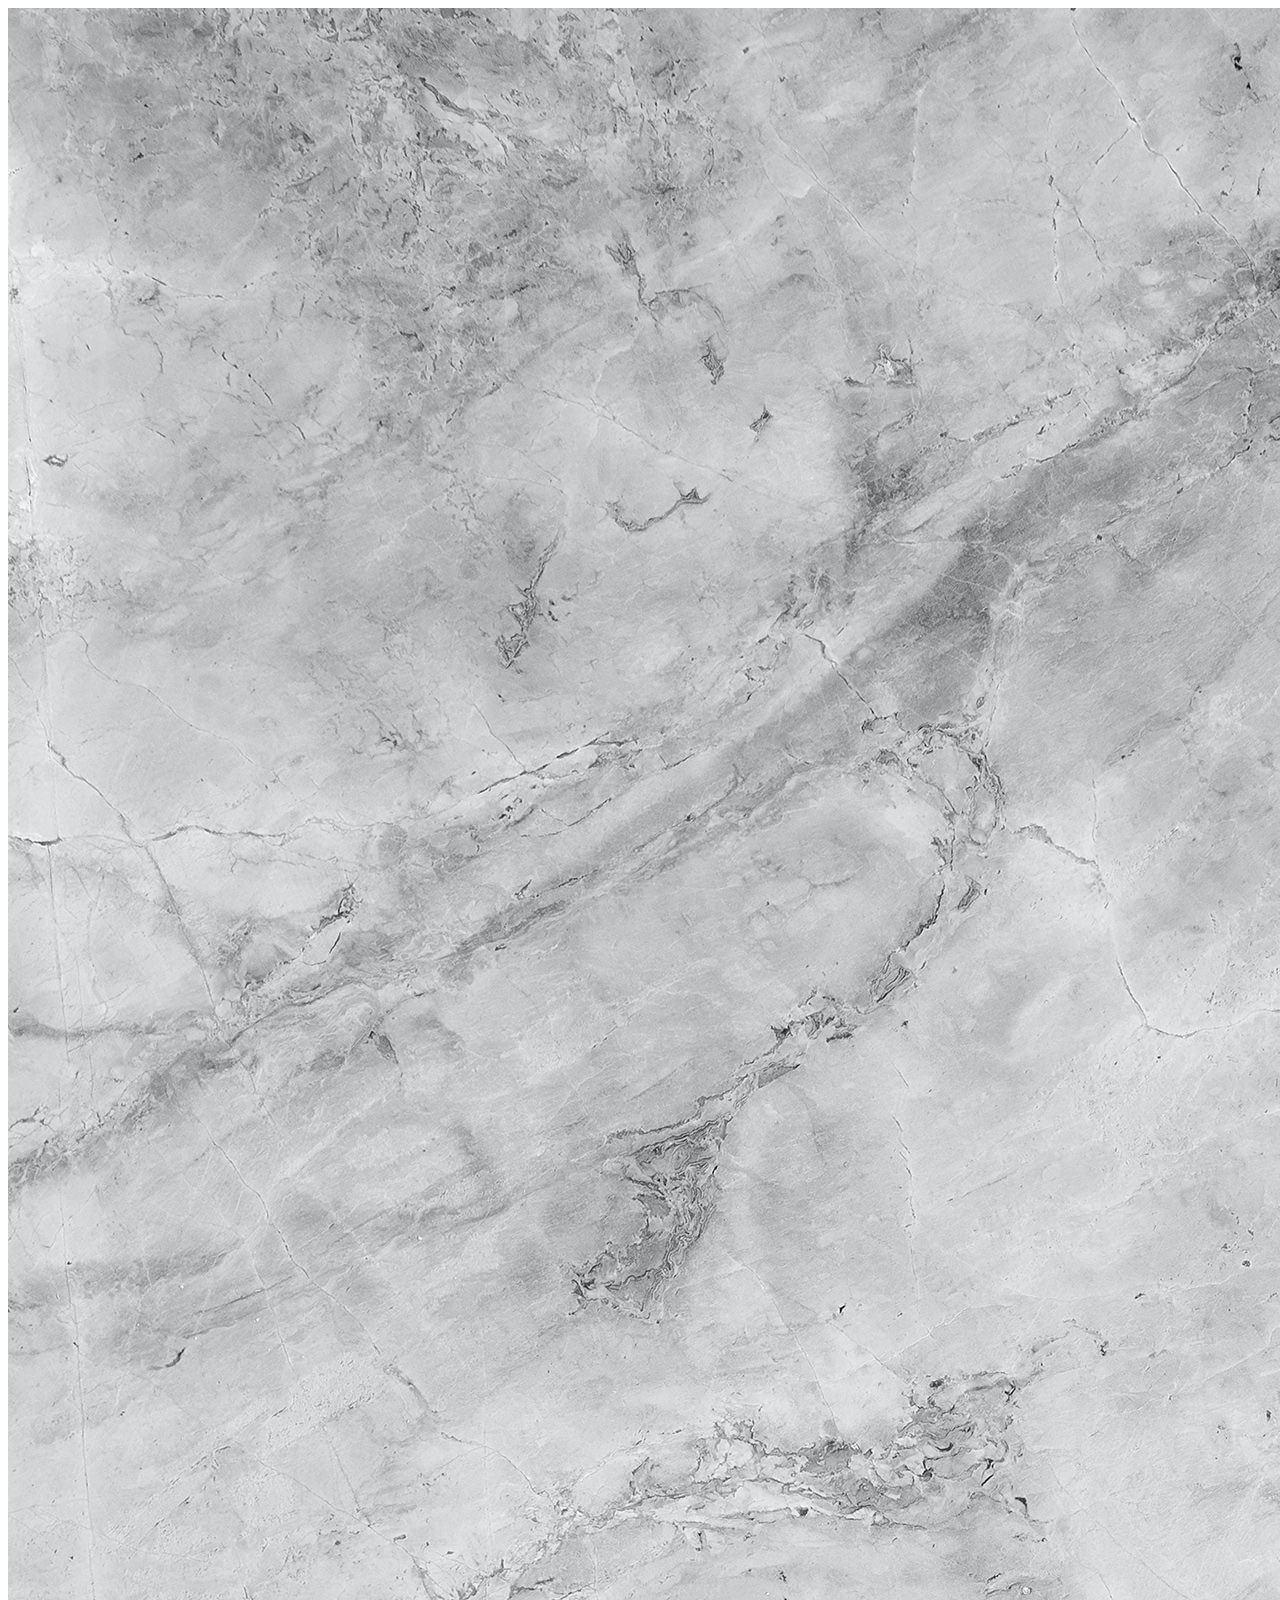
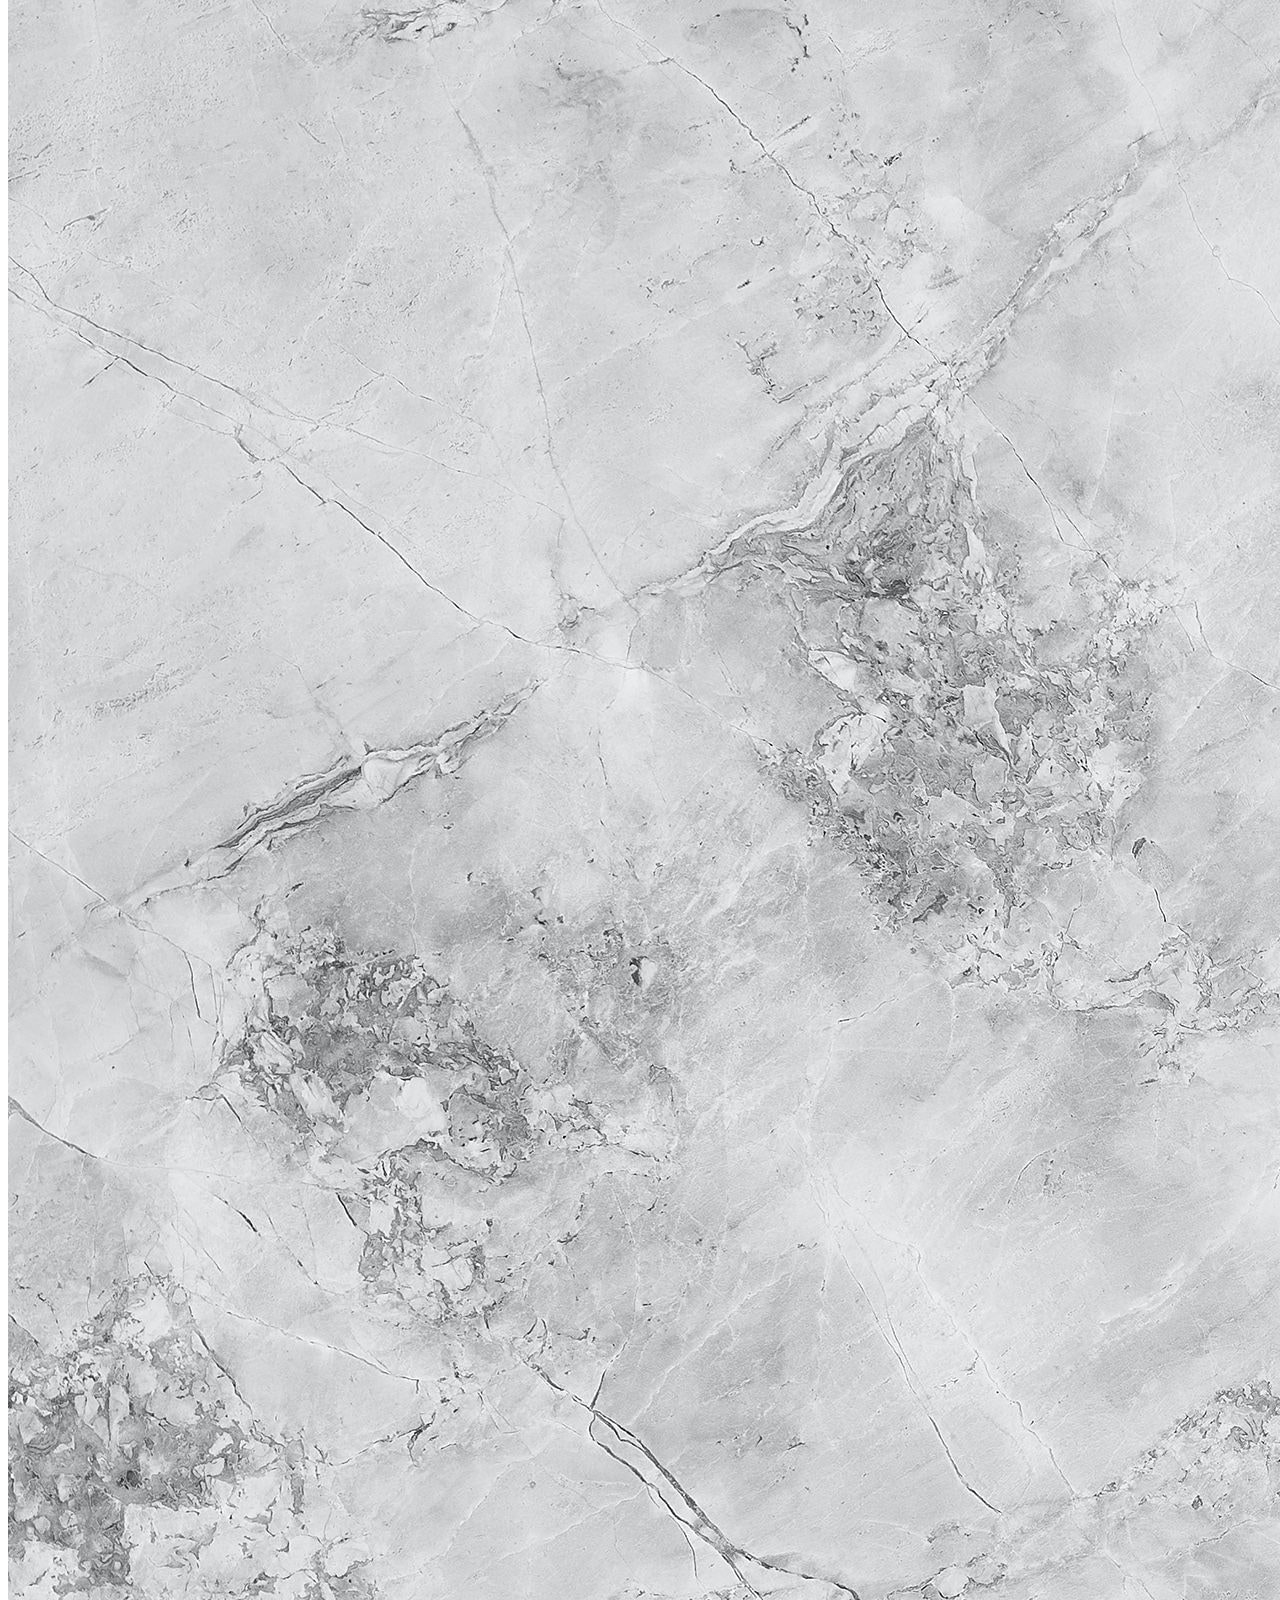
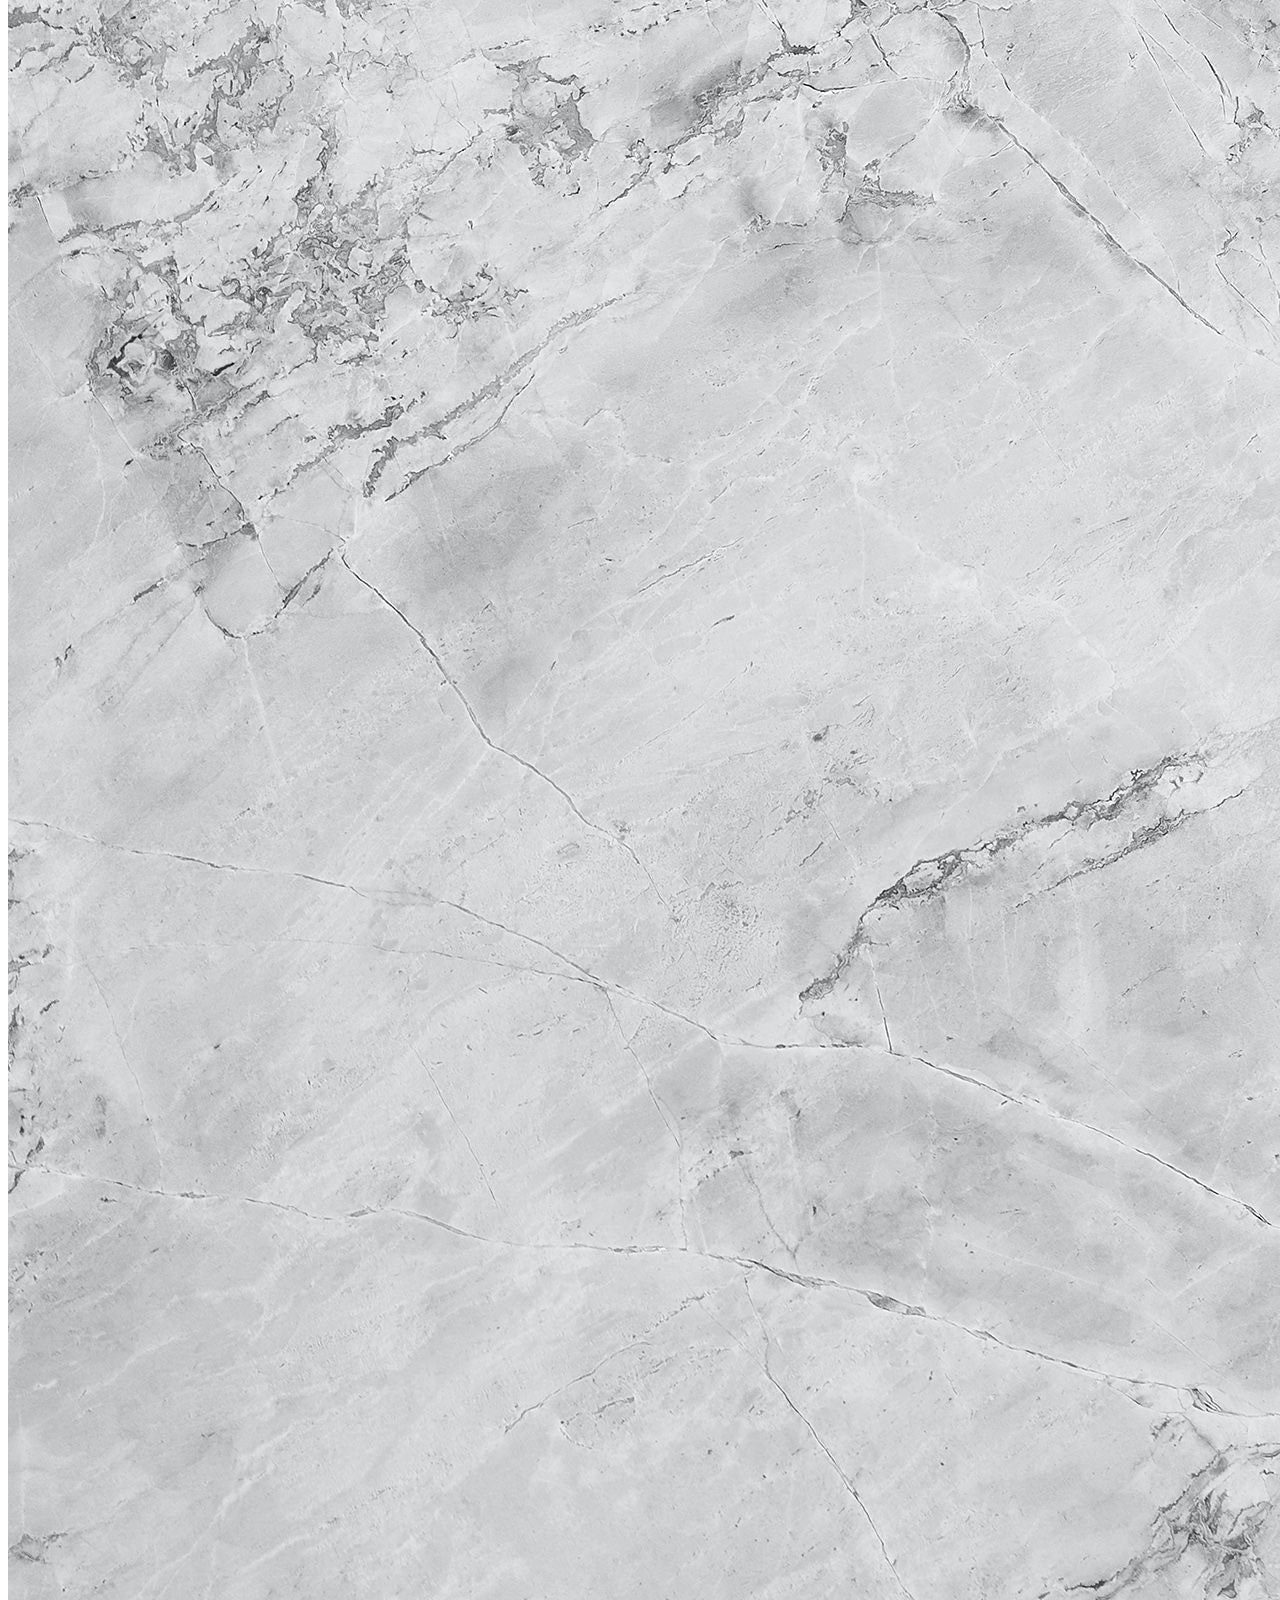
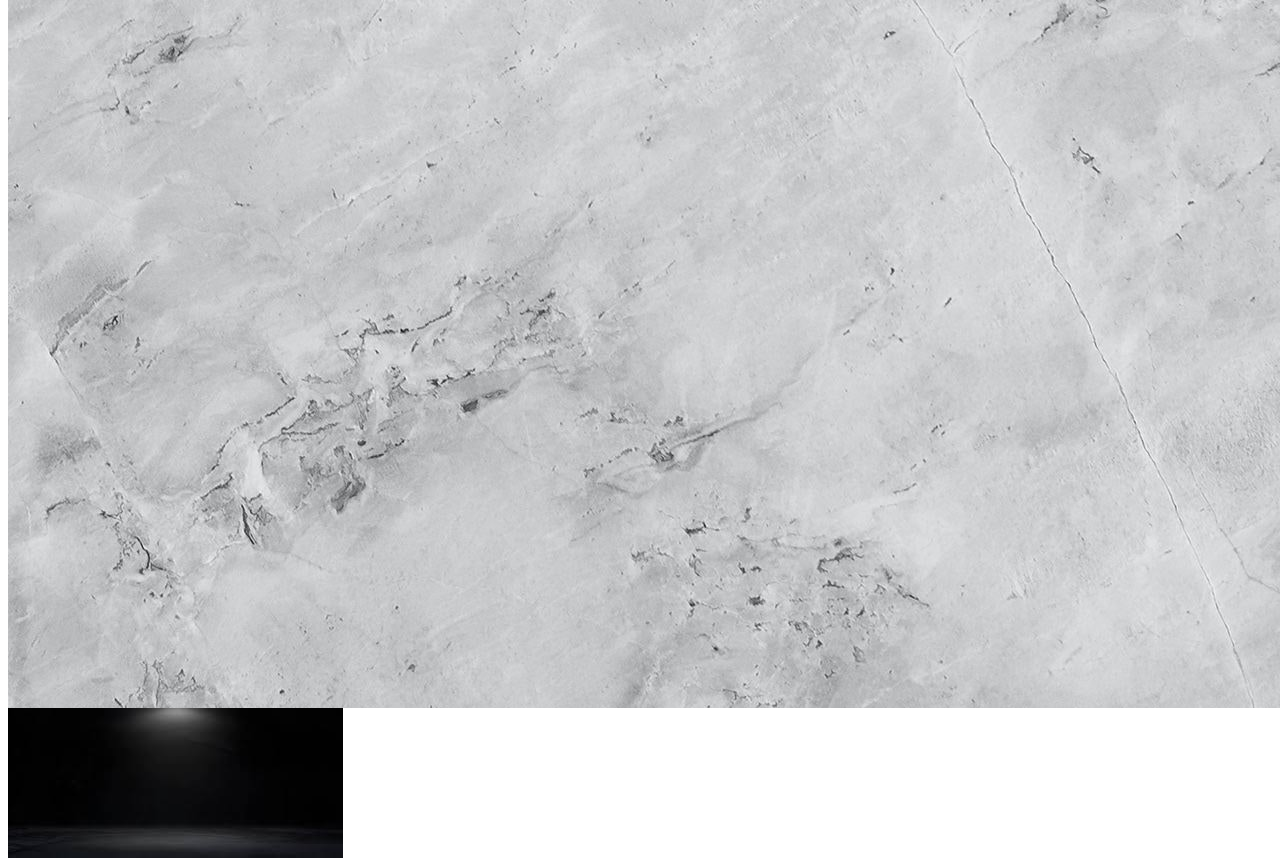
<file: aframe/agument.html>
<html>
  <head>
    <script src="https://aframe.io/releases/1.3.0/aframe.min.js"></script>
  </head>
  <body>
    <a-scene>
    <a-assets>
        <img id="groundTexture" src="../img/floor.jpg">
        
        <img id="skyTexture" src="../img/black.jpg">
        
    </a-assets>
      <a-sky id="background" src="#skyTexture" theta-length="100" radius=40 repeat="5 2"></a-sky>
      
      <a-cylinder id="ground" src="#groundTexture" radius="40" height="4" position=" 0 -4 0" repeat="5 5"></a-cylinder>
      
      <!--table-->
      <a-box material="shader: flat; color:#3d3635" depth="2" height="2" width="9"  position="-1 -2 -7" rotation="0 0 0"></a-box>
      <a-box material="shader: flat; color:#3d3635" depth="3" height="1" width="11"  position="-1 -1 -7" rotation="0 0 0"></a-box>
      
      <!-- inner-Room-->
      <a-box  material="shader: flat; color:#ADD8E6 " depth="30" height="2" width="9"  position="-1 2 -13" rotation="0 90 90" ></a-box>
      <a-box  material="shader: flat; color:#ADD8E6 " depth="30" height="2" width="9"  position="-15 2 1" rotation="0 0 90" ></a-box>
      <a-box  material="shader: flat; color:#ADD8E6 " depth="30" height="2" width="9"  position="13 2 1" rotation="0 0 90" ></a-box>
      <a-box  material="shader: flat; color:#ADD8E6 " depth="30" height="2" width="9"  position="-1 2 15" rotation="0 90 90" ></a-box>
      <a-box  material="shader: flat; color:#a9a9a9 " depth="28" height="0.25" width="26"  position="-1 -2 0" rotation="0 0 0" ></a-box>
      <a-box  material="shader: flat; color:#a9a9a9 " depth="28" height="0.25" width="13"  position="-7.5 6.5 0" rotation="0 0 0" 
      animation__mouseenter="property: position; to: -17.5 6.5 0; dur: 2000; easing: linear; startEvents: mouseenter"
      animation__mouseleave="property: position; to: -7.5 6.5 0; dur: 10000; easing: linear; startEvents: mouseleave"
      ></a-box>
      <a-box  material="shader: flat; color:#a9a9a9 " depth="28" height="0.25" width="13"  position="5.5 6.5 0" rotation="0 0 0" 
      animation__mouseenter="property: position; to: 15.5 6.5 0; dur: 2000; easing: linear; startEvents: mouseenter"
      animation__mouseleave="property: position; to: 5.5 6.5 0; dur: 10000; easing: linear; startEvents: mouseleave"></a-box>
      
      
      <!--outerroom-->
      <a-box  material="shader: flat; color:#d9b382  " depth="50" height="2" width="20"  position="-1 7 -25" rotation="0 90 90" ></a-box>
      <a-box  material="shader: flat; color:#d9b382  " depth="50" height="2" width="20"  position="-25 7 1" rotation="0 0 90" ></a-box>
      <a-box  material="shader: flat; color:#d9b382  " depth="50" height="2" width="20"  position="25 7 1" rotation="0 0 90" ></a-box>
      <a-box  material="shader: flat; color:#d9b382  " depth="50" height="2" width="20"  position="-1 7 25" rotation="0 90 90" ></a-box>
      <!--body-->
      <a-sphere radius="0.65" position=" -4 0 -7" ></a-sphere>
      <a-cone position=" -2.5 0 -7" radius-bottom="0.75" radius-top="0.25" height="2" rotation="90 0 90"></a-cone>
      <a-cylinder radius="0.25" height="1.75" position=" -1 0 -6.75" rotation="90 0 90"></a-cylinder>
      <a-cylinder radius="0.25" height="1.75" position=" -1 0 -7.25" rotation="90 0 90"></a-cylinder>
      <!--inner object-->
      <a-box material="shader: flat; color:#d9b382  " depth="2" height="6" width="5"  position="-3 -2 -10" rotation="0 0 0"></a-box>
      <!--doctors-->
      <a-sphere radius="0.75" position="-1 1.5 10" animation="property: position; to:-3 1.5 -2; dur: 7000; easing: linear; loop: true"></a-sphere>
      <a-cone position="-1 0.5 10" radius-bottom="0.75" radius-top="0.25" height="3" animation="property: position; to:-3 0.5 -2; dur: 7000; easing: linear; loop: true"></a-cone>
      <a-cylinder  radius="0.25" height="2" position="-1.25 -1 10" animation="property: position; to:-3.25 -1 -2; dur: 7000; easing: linear; loop: true"></a-cylinder>
      <a-cylinder  radius="0.25" height="2" position="-0.75 -1 10" animation="property: position; to:-2.75 -1 -2; dur: 7000; easing: linear; loop: true"></a-cylinder>
      
      <a-sphere radius="0.75" position="3 1.5 4" animation="property: position; to:3 1.5 0; dur: 5000; easing: linear; loop: true"></a-sphere>
      <a-cone position="3 0.5 4" radius-bottom="0.75" radius-top="0.25" height="3" animation="property: position; to:3 0.5 0; dur: 5000; easing: linear; loop: true"></a-cone>
      <a-cylinder  radius="0.25" height="2" position="3.25 -1 4" animation="property: position; to:3.25 -1 0; dur: 5000; easing: linear; loop: true"></a-cylinder>
      <a-cylinder  radius="0.25" height="2" position="2.75 -1 4" animation="property: position; to:2.75 -1 0; dur: 5000; easing: linear; loop: true"></a-cylinder>
      
      <a-sphere radius="0.75" position="-8 1.5 -7" ></a-sphere>
      <a-cone position="-8 0.5 -7" radius-bottom="0.75" radius-top="0.25" height="3" ></a-cone>
      <a-cylinder  radius="0.25" height="2" position="-8.25 -1 -7"></a-cylinder>
      <a-cylinder  radius="0.25" height="2" position="-7.75 -1 -7"></a-cylinder>
      
      <!--text-->
      <a-box material="shader: flat; color:#3d3635" depth="6" height="5" width="2"  position="-9 0.5 -1"></a-box>
      <a-plane color="black" height="1" width="2" text="value: There will be differnt kind of emergency on differnt scale to difffent experinces.;" scale="3 3 3 " position="-7.8 0.5 -1" rotation="0 90 0"></a-plane>
      <a-plane color="black" height="1" width="2" text="value: Athough it is a like a drill, it is also a test to see if the docotr is ready for all situation. .;" scale="3 3 3 " position="5.2 0.5 -1" rotation="0 270 0"></a-plane>
      <a-box material="shader: flat; color:#3d3635" depth="6" height="5" width="2"  position="7 0.5 -1"></a-box>
      
      
      <!--cursor-->
      <a-camera>
        <a-cursor></a-cursor>
      </a-camera>
    </a-scene>
  </body>
</html>
</file>
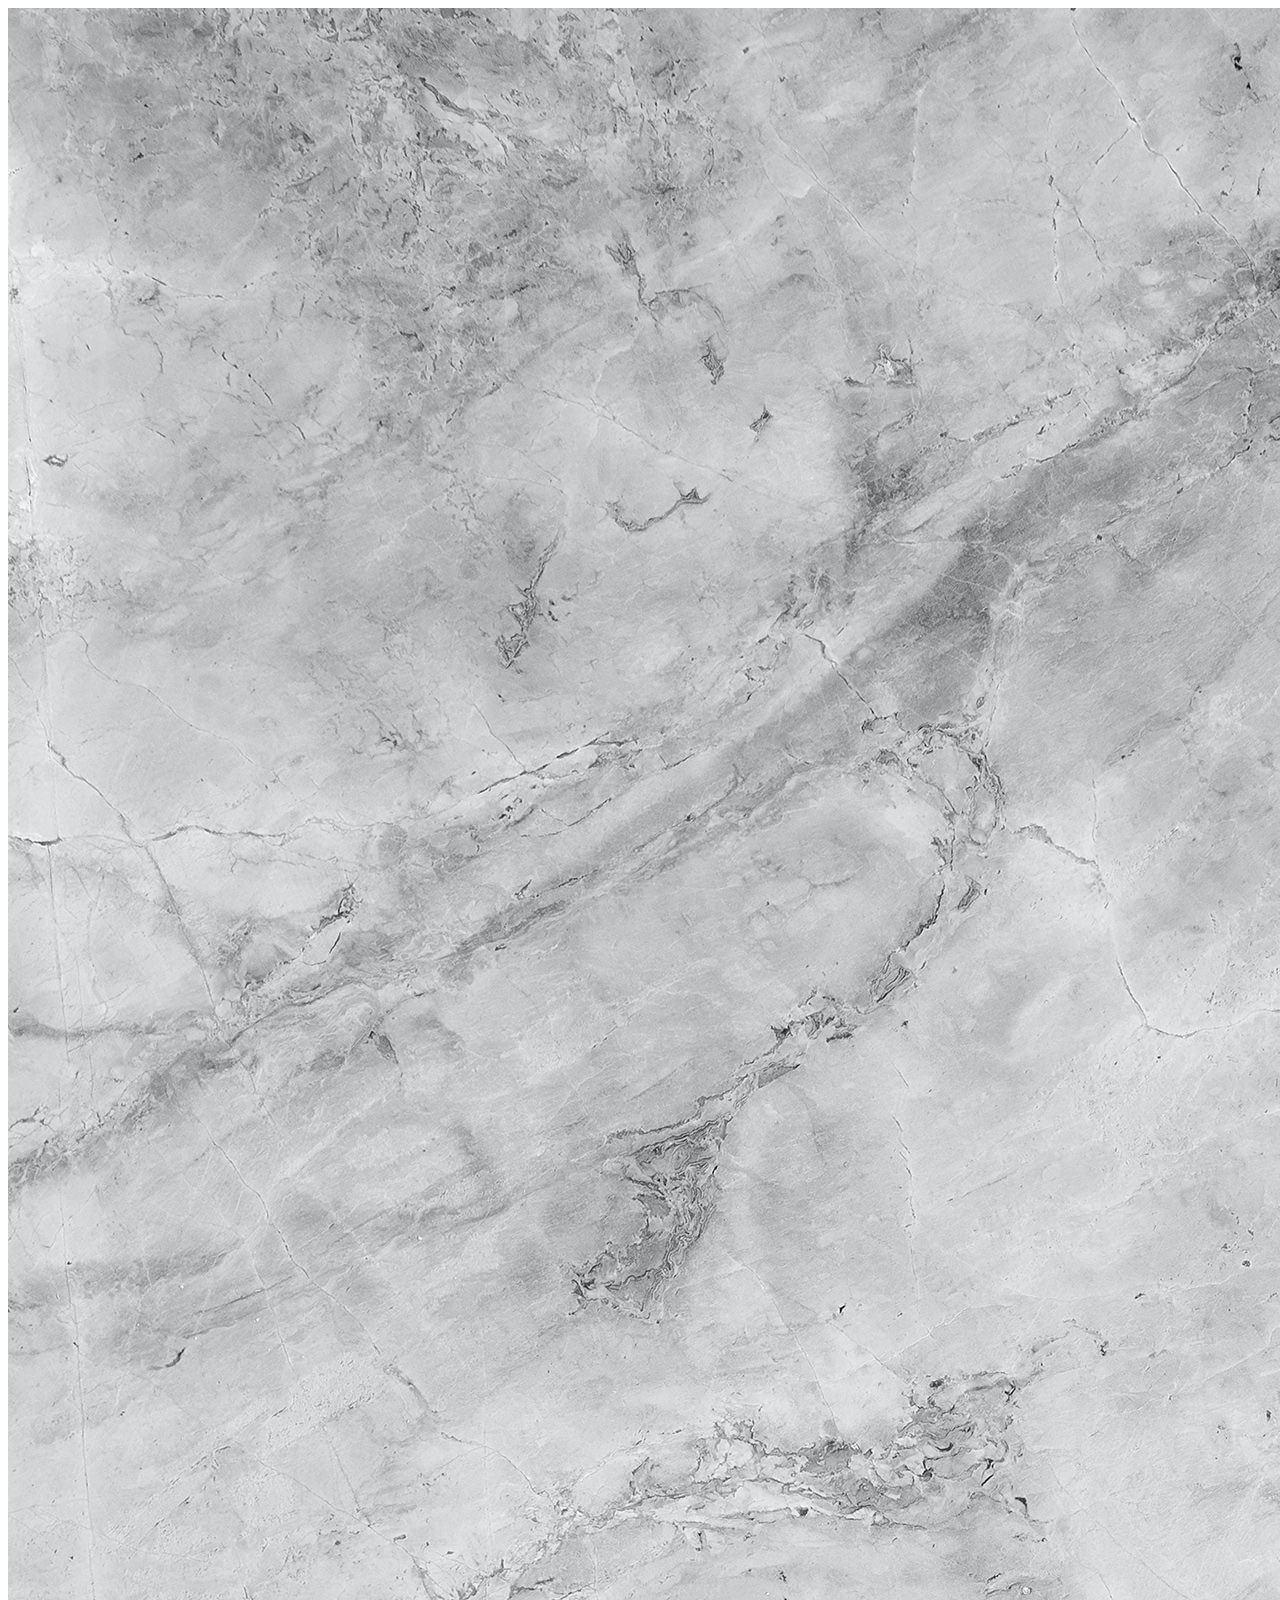
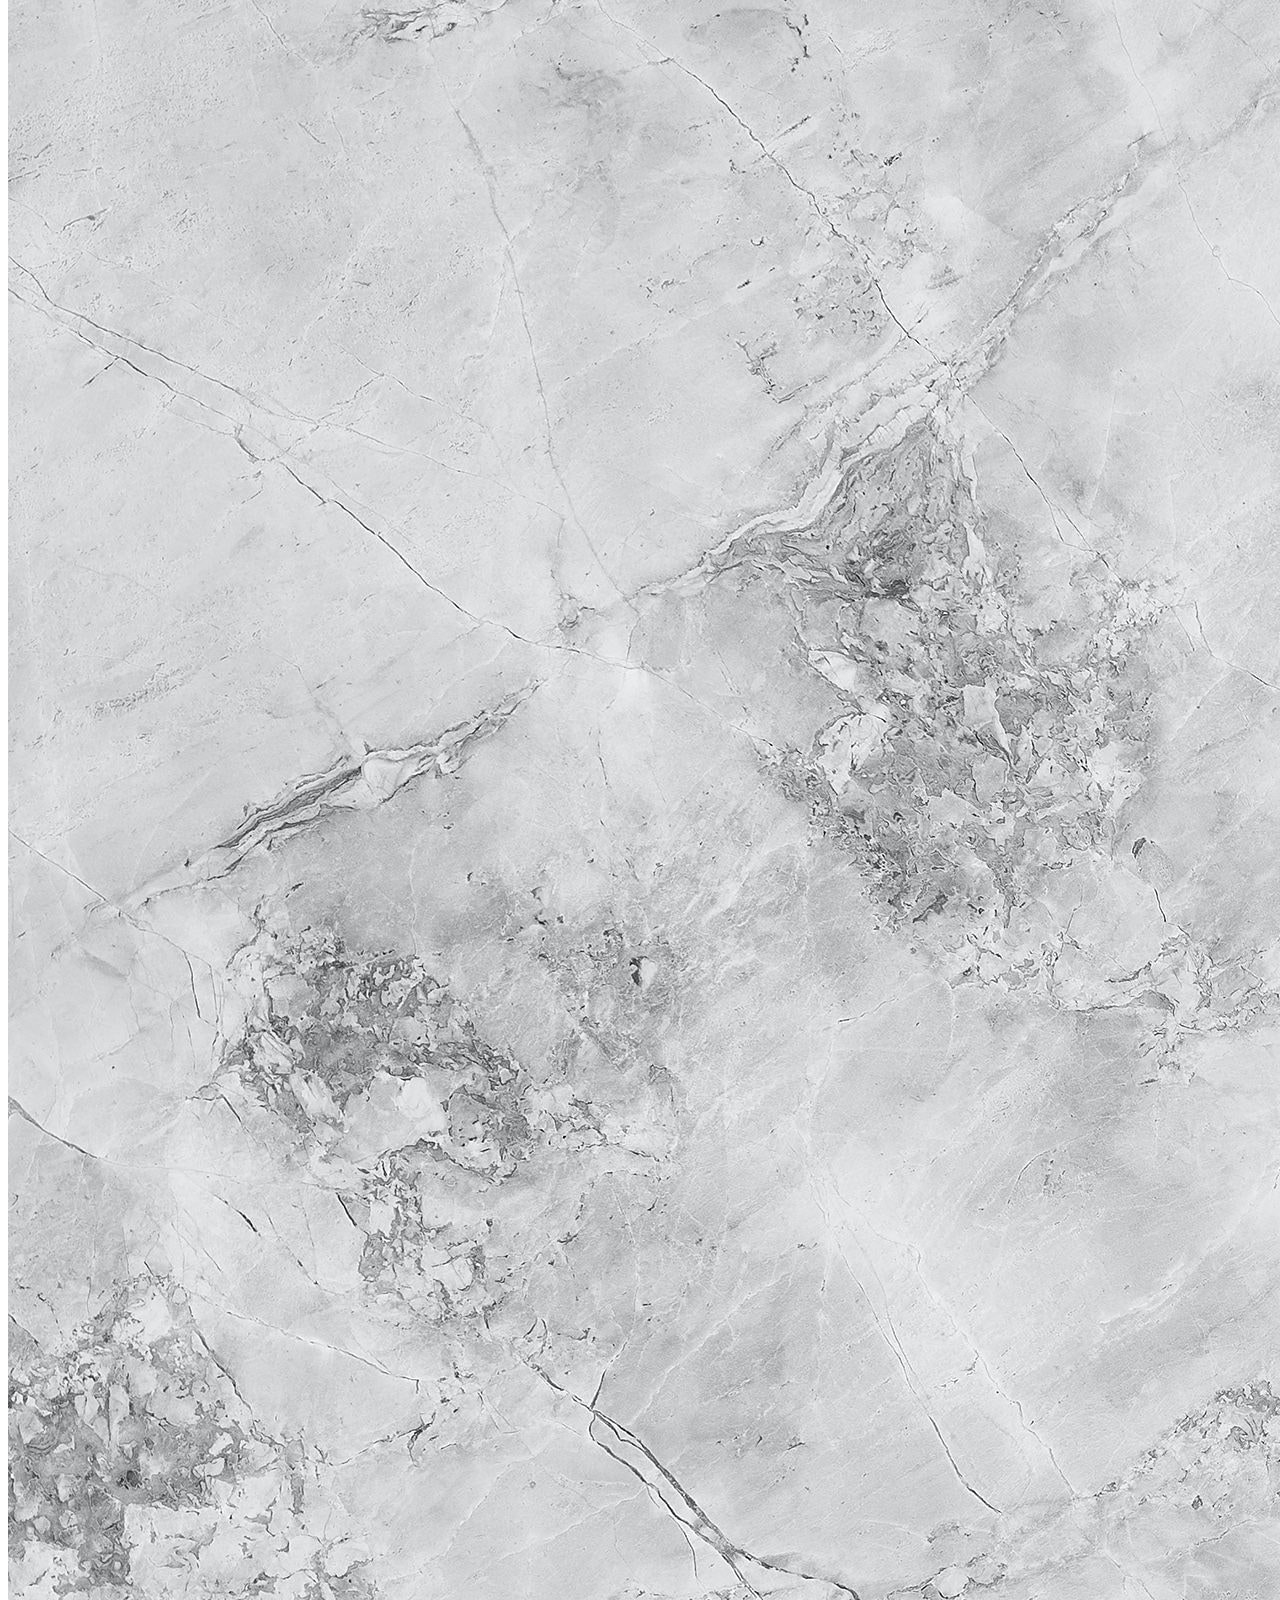
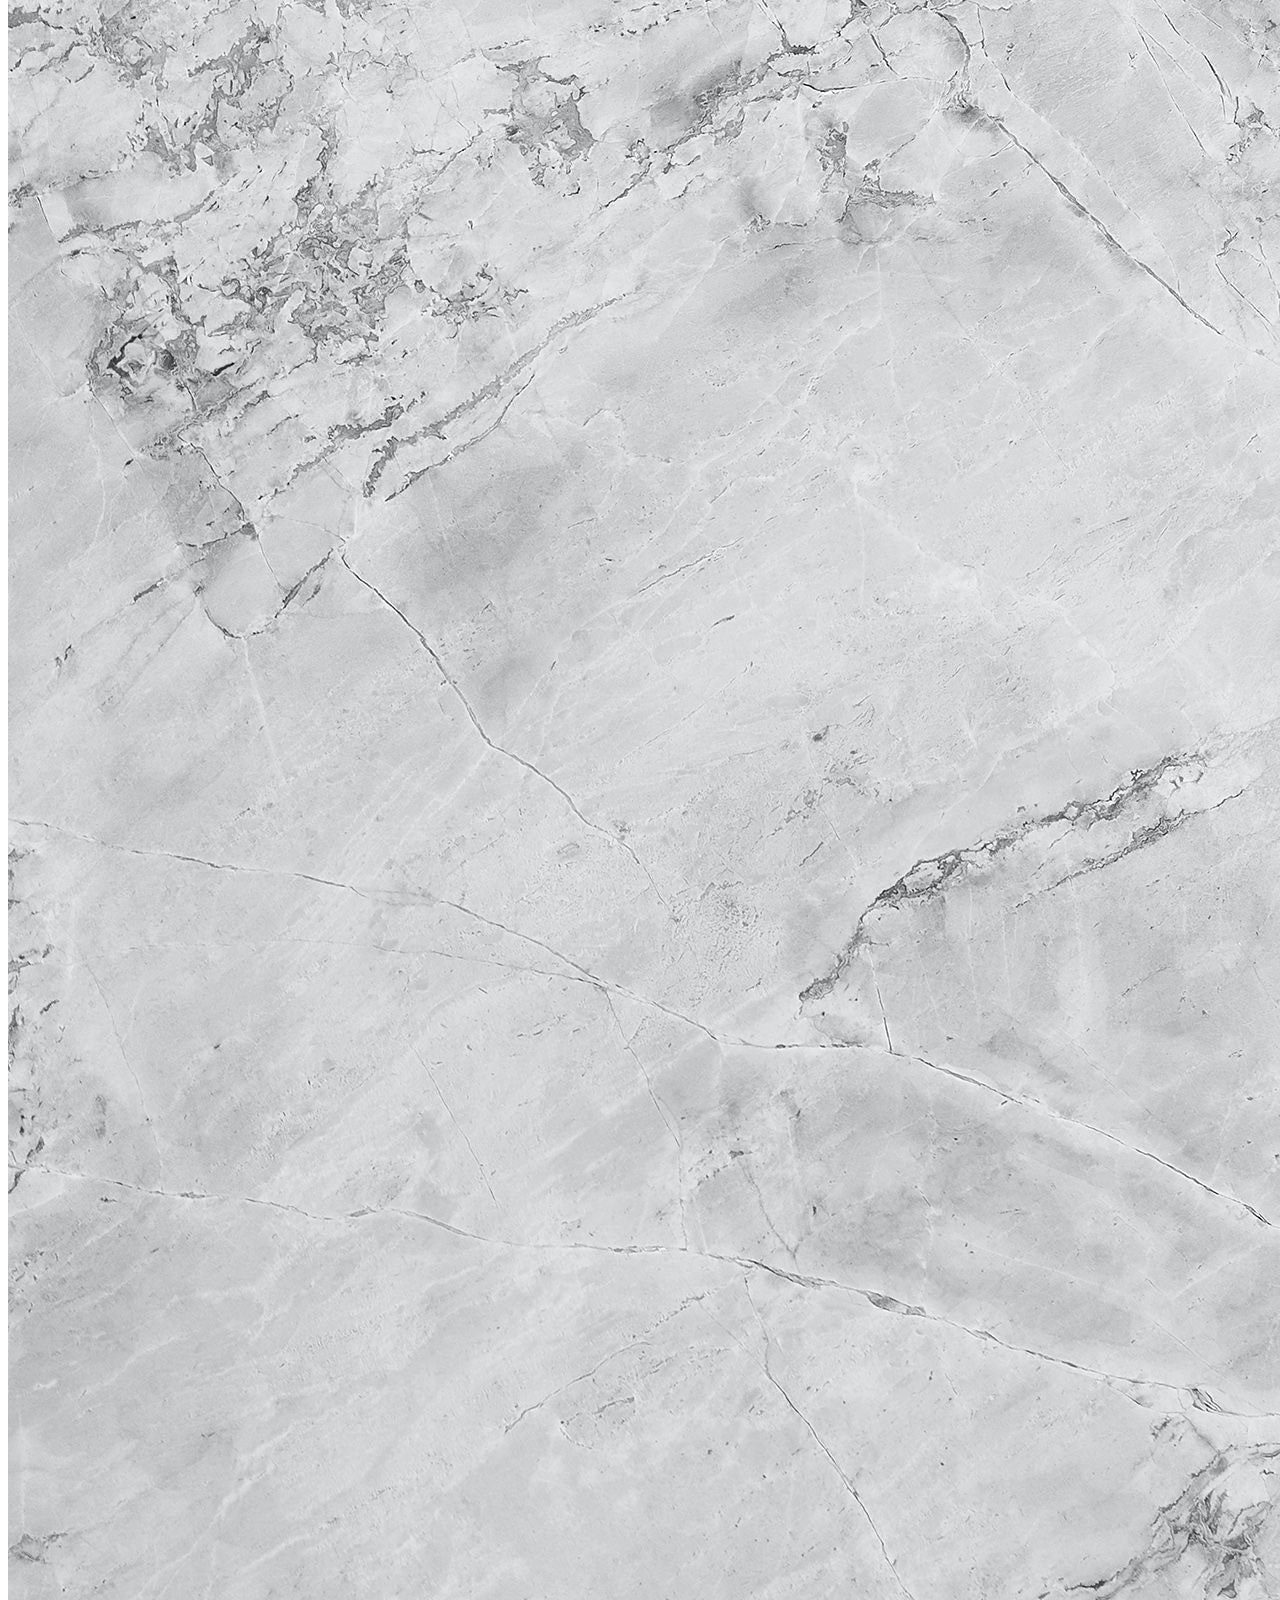
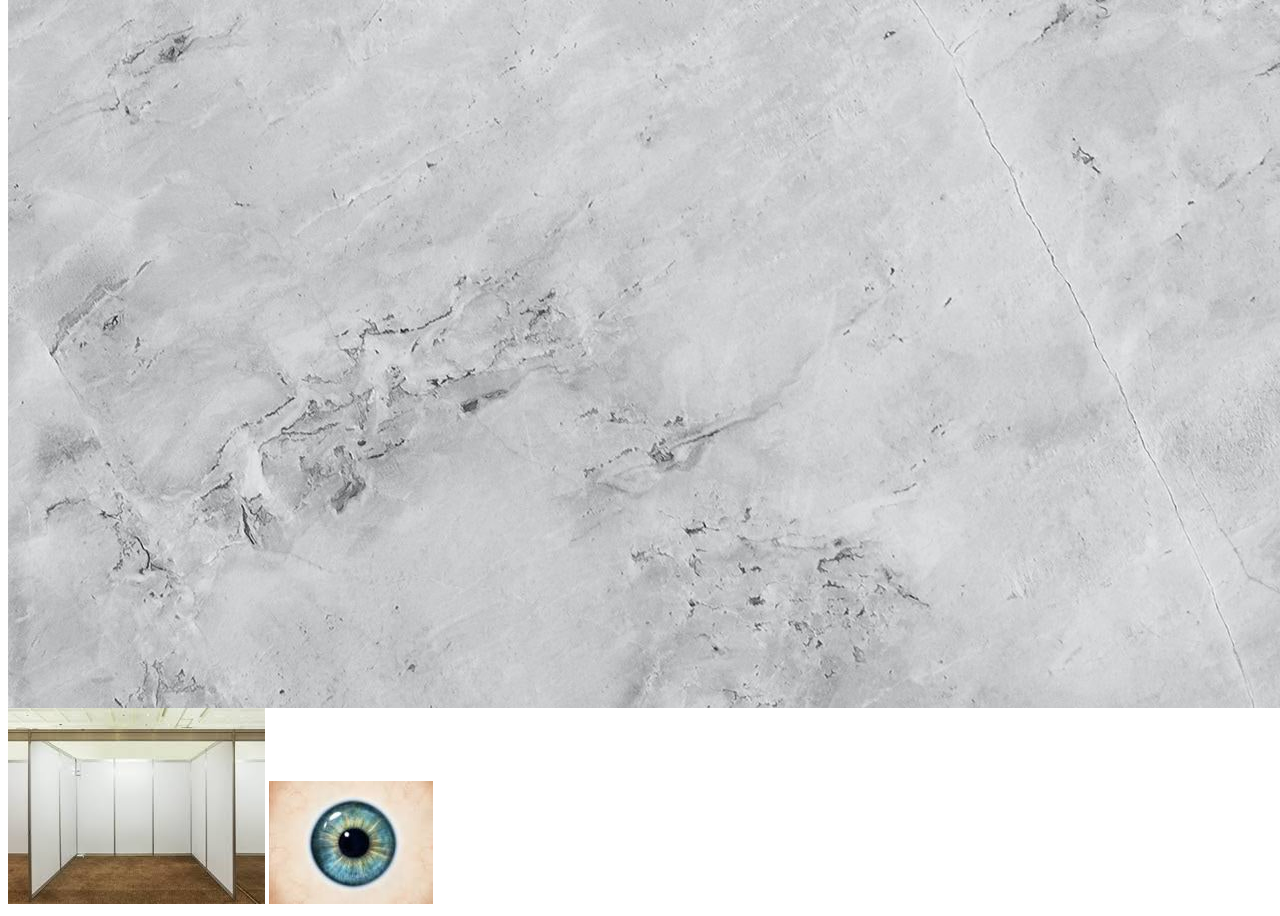
<file: aframe/eye.html>
<html>
  <head>
    <script src="https://aframe.io/releases/1.3.0/aframe.min.js"></script>
  </head>
  <body>
    <a-scene>
    <a-assets>
        <img id="groundTexture" src="../img/floor.jpg">
        
        <img id="skyTexture" src="../img/wall.jpg">
        
        <img id="eye" src="../img/eye.jpg">
    </a-assets>
      <a-sky id="background" src="#skyTexture" theta-length="100" radius=40 repeat="5 2"></a-sky>
      
      <a-cylinder id="ground" src="#groundTexture" radius="40" height="4" position=" 0 -4 0" repeat="5 5"></a-cylinder>
      
      <a-sphere id="eye" src="#eye" radius="3" position="-1 1.5 -12" rotation="0 270 0" spherical-env-map="true"></a-sphere>
        
      <a-box  material="shader: flat; color:#D3D3D3" depth="15" height="0.5" width="9"  position="-1 -2 -10" rotation="0 90 0"></a-box>
      
      <!--Room-->
      <a-box  material="shader: flat; color:#3d3635 " depth="15" height="2" width="9"  position="-1 -2 -13" rotation="0 90 0"></a-box>
      <a-box  material="shader: flat; color:#D3D3D3" depth="15" height="0.75" width="5"  position="-1 1.25 -17.25" rotation="0 90 90"></a-box>
      <a-box  material="shader: flat; color:#D3D3D3" depth="9" height="0.75" width="5"  position="-8.5 1.25 -13.25" rotation="0 0 90"></a-box>
      <a-box  material="shader: flat; color:#D3D3D3" depth="9" height="0.75" width="5"  position="6 1.25 -13.25" rotation="0 0 90"></a-box>
      
      <!--room-->
      <a-box  material="shader: flat; color:#ADD8E6 " depth="30" height="2" width="9"  position="-1 2 -13" rotation="0 90 90" ></a-box>
      <a-box  material="shader: flat; color:#ADD8E6 " depth="30" height="2" width="9"  position="-15 2 1" rotation="0 0 90" ></a-box>
      <a-box  material="shader: flat; color:#ADD8E6 " depth="30" height="2" width="9"  position="13 2 1" rotation="0 0 90" ></a-box>
      <a-box  material="shader: flat; color:#ADD8E6 " depth="30" height="2" width="9"  position="-1 2 15" rotation="0 90 90" ></a-box>
      <a-box  material="shader: flat; color:#a9a9a9 " depth="28" height="0.25" width="26"  position="-1 -2 0" rotation="0 0 0" ></a-box>
      
      <a-plane color="black" height="1.5" width="1.5" text="value: The BOINC eye does not only help restore your eyes to full, it can also enhance it by providing info on what you see and improve your reaction time as well. ;" scale="3 3 3 " position="-5.75 0.5 -8.75" side="double"></a-plane>
      
    </a-scene>
  </body>
</html>
</file>
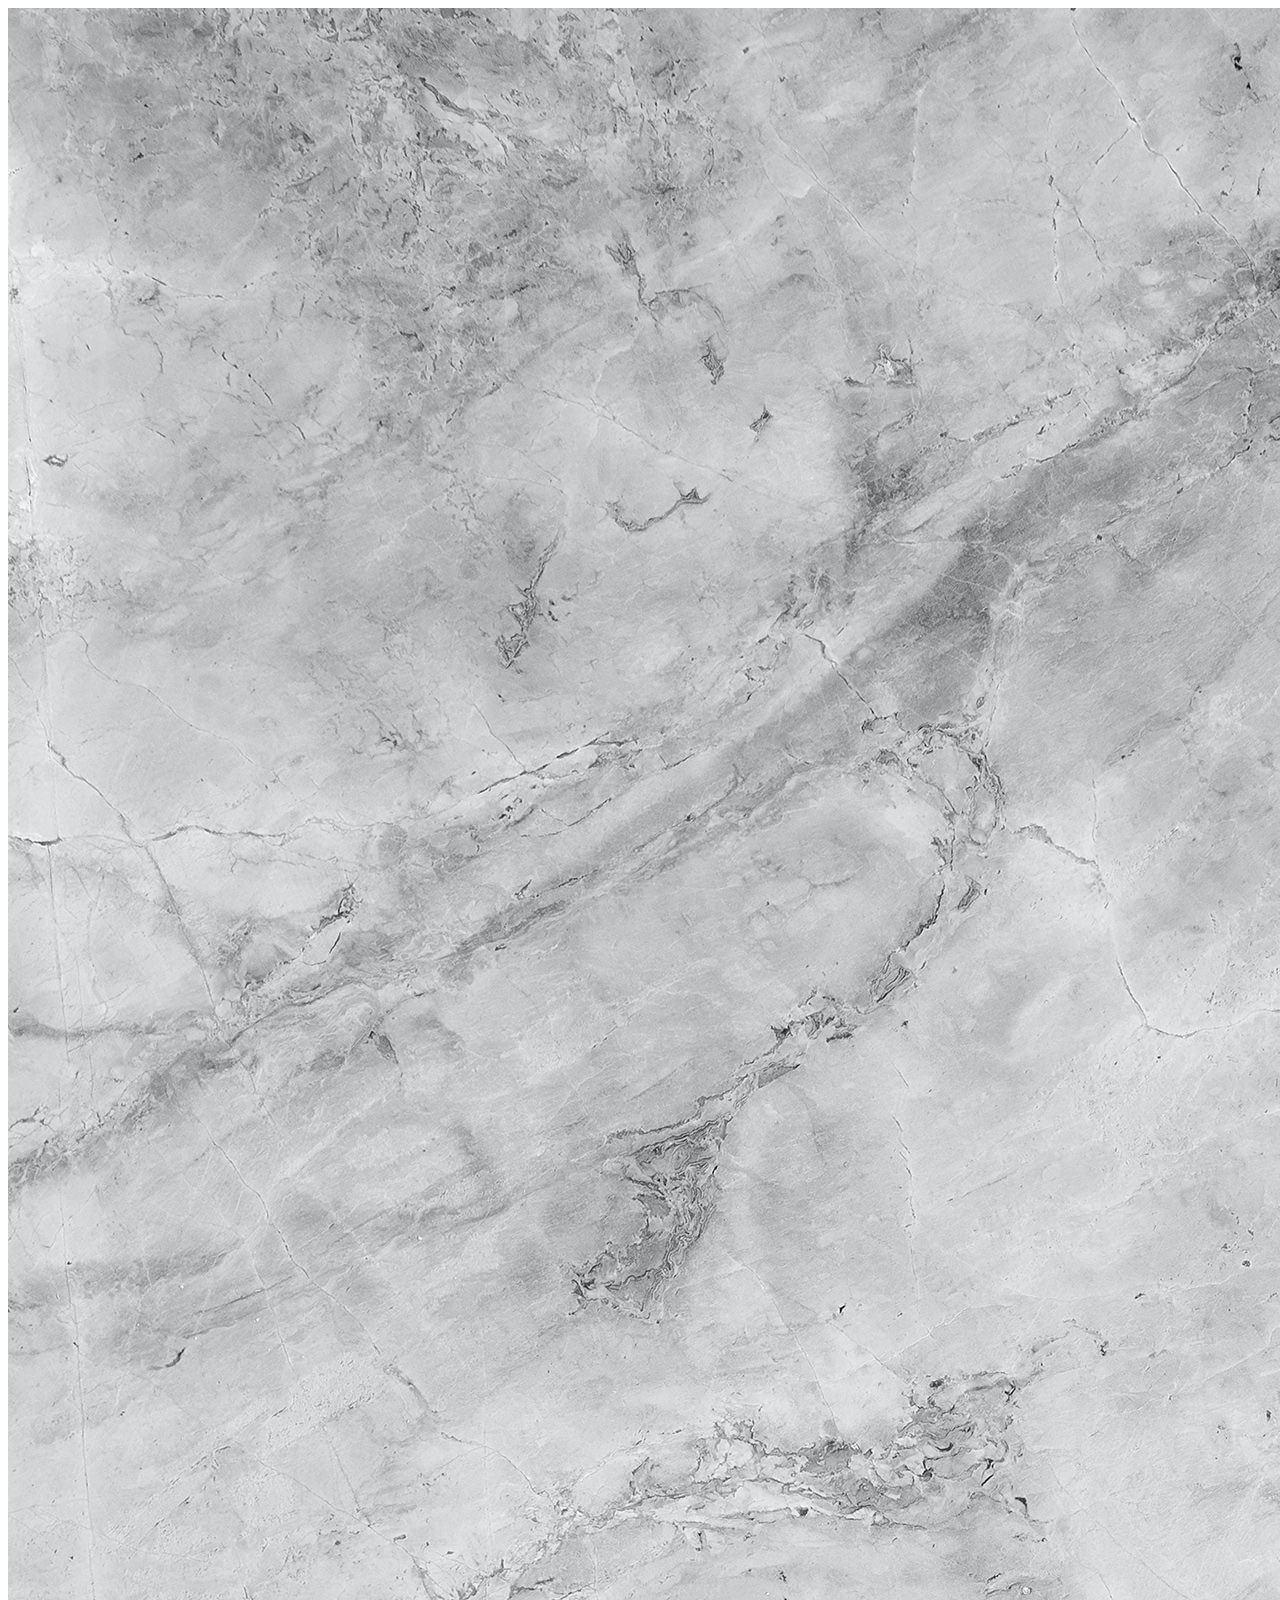
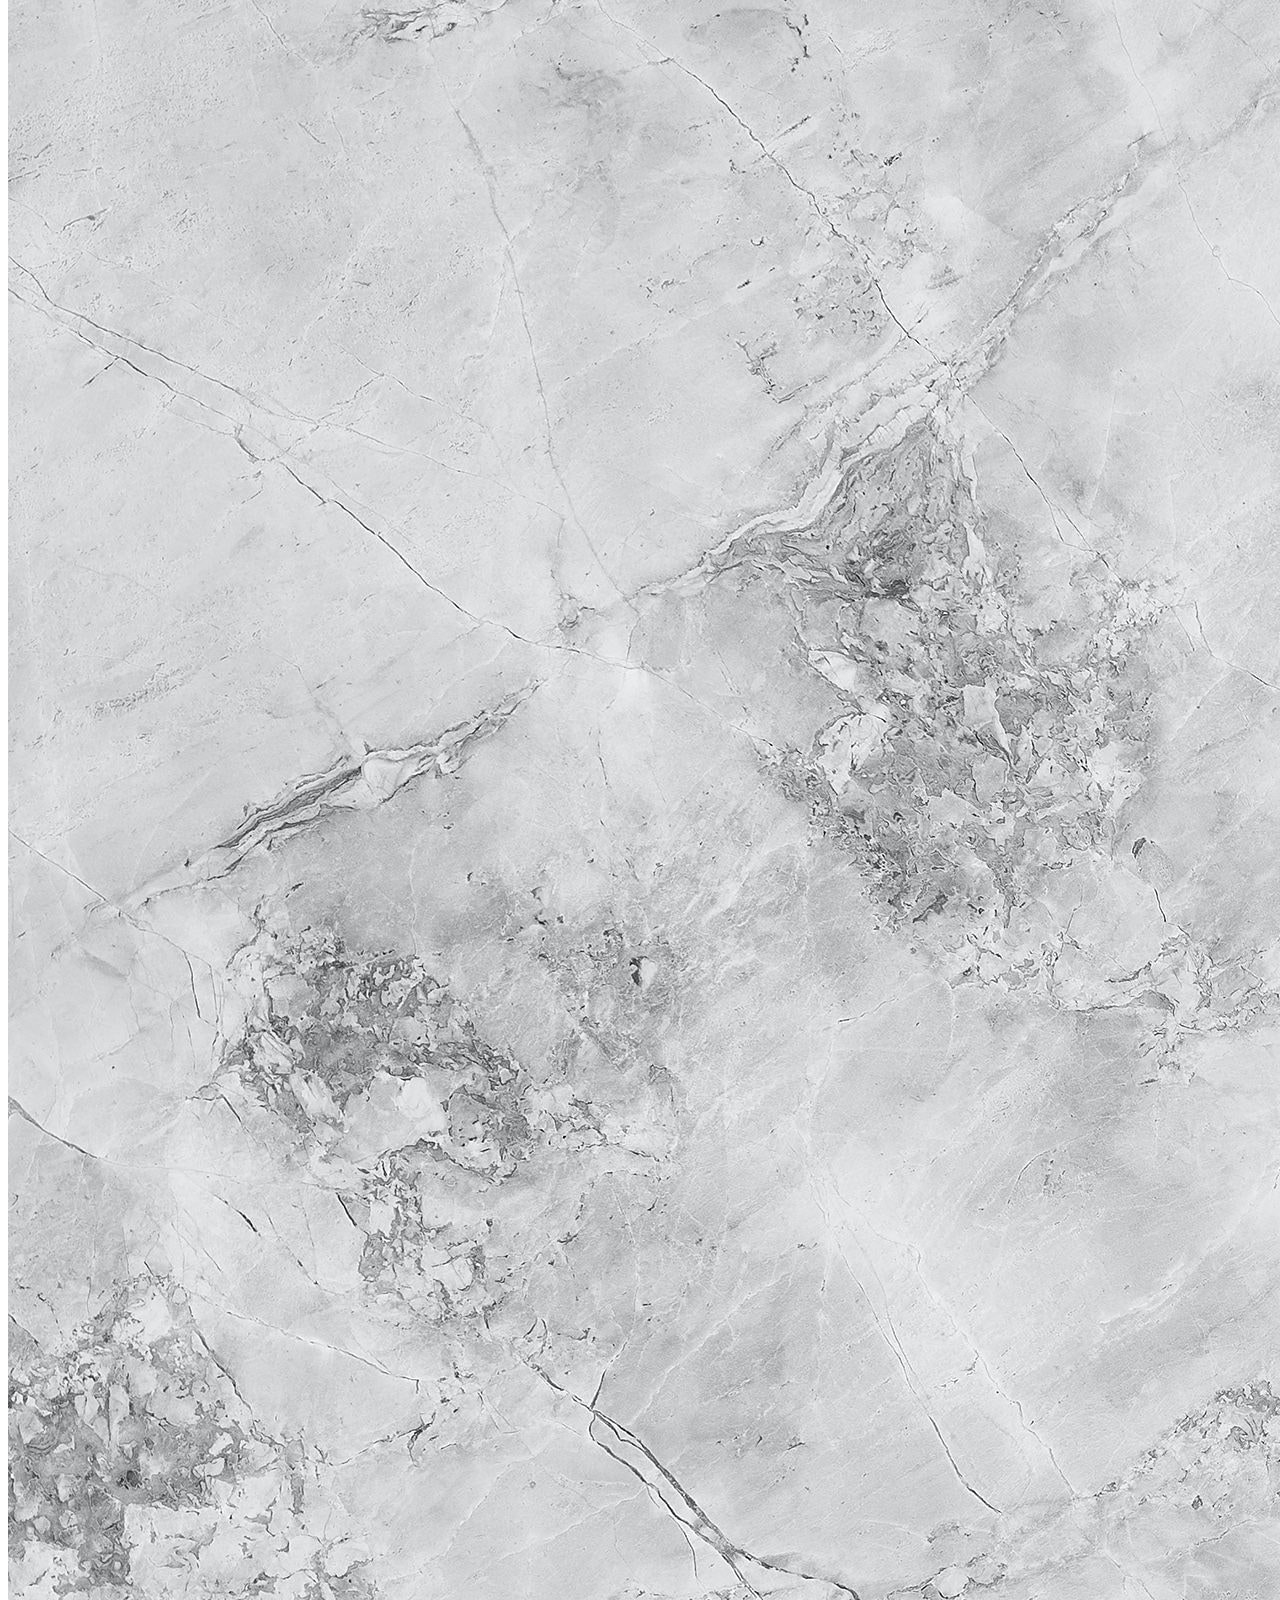
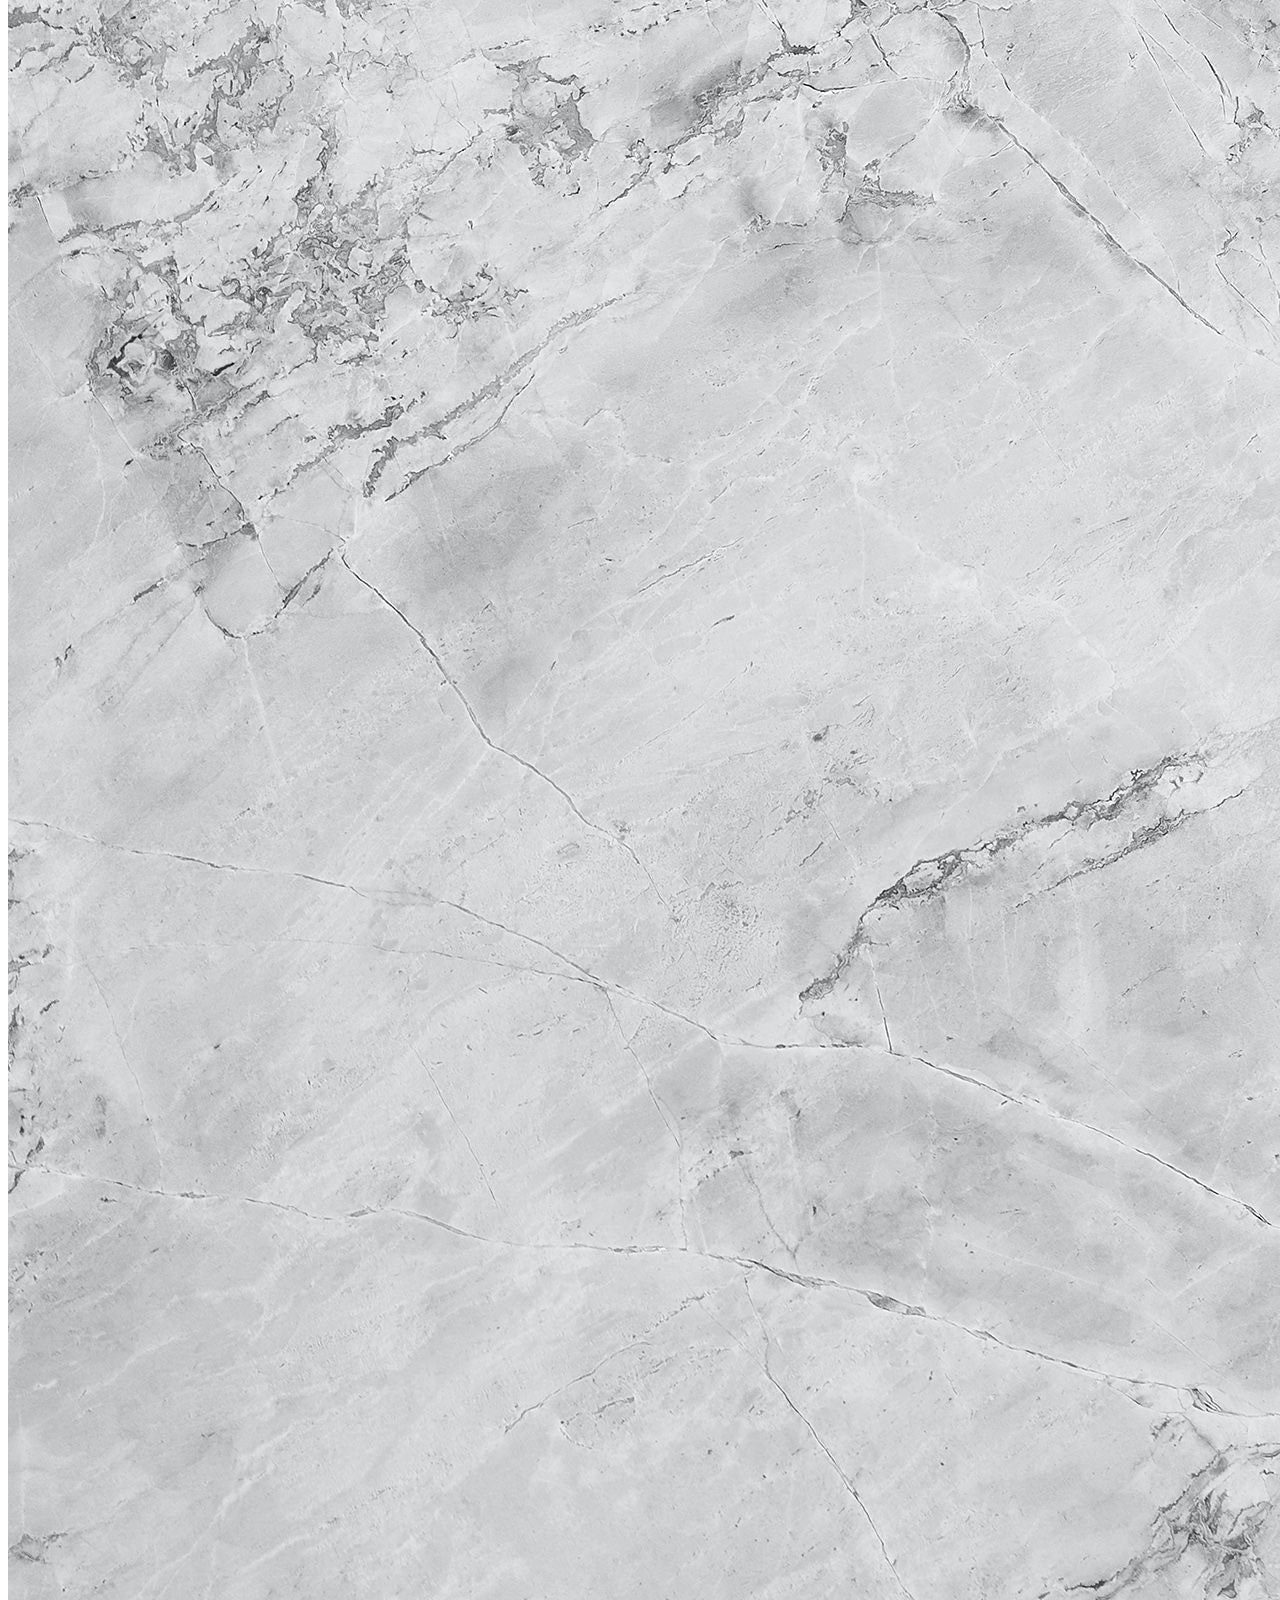
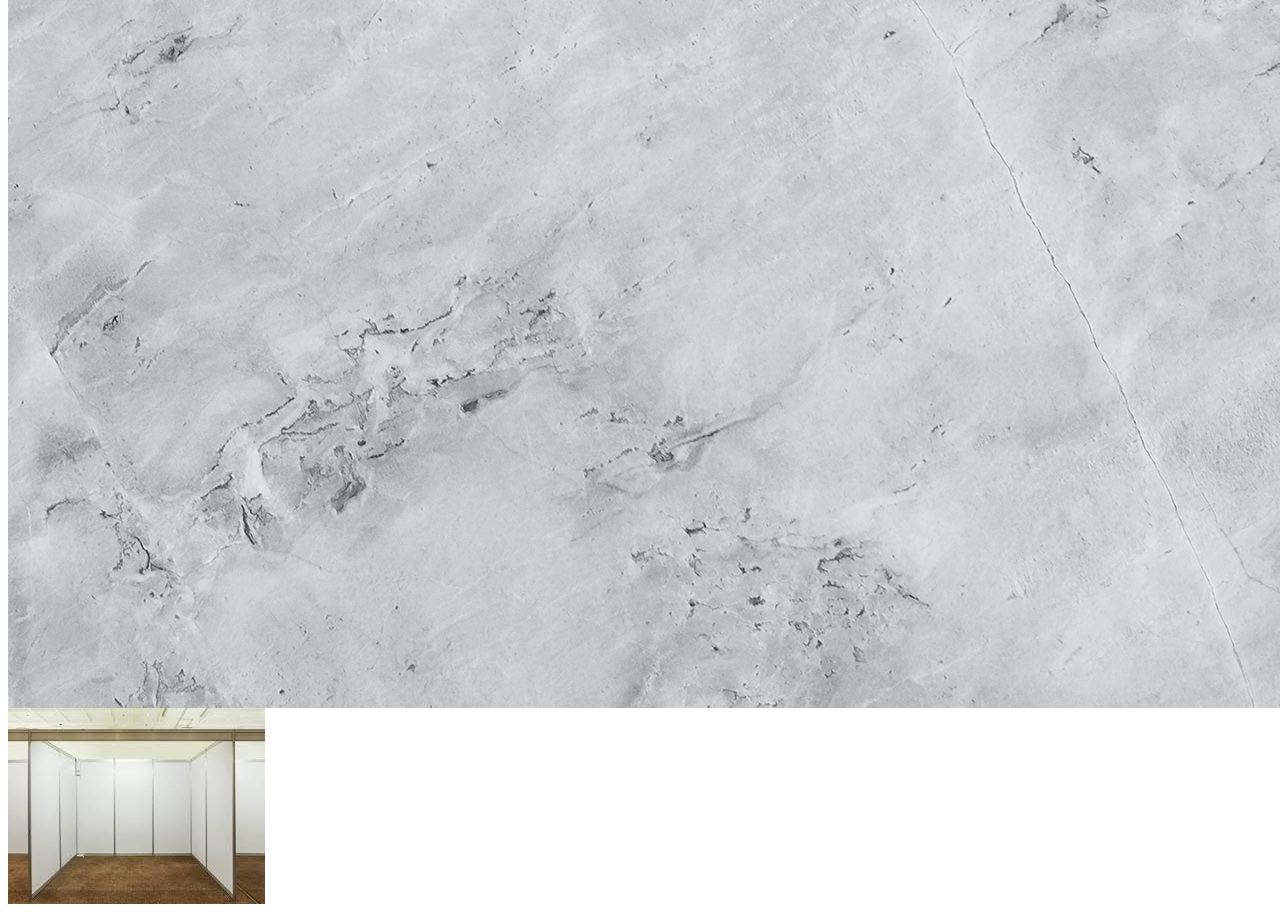
<file: aframe/lifespan.html>
<html>
  <head>
    <script src="https://aframe.io/releases/1.3.0/aframe.min.js"></script>
  </head>
  <body>
    <a-scene>
    <a-assets>
        <img id="groundTexture" src="../img/floor.jpg">

        <img id="skyTexture" src="../img/wall.jpg">

    </a-assets>
      <a-sky id="background" src="#skyTexture" theta-length="100" radius=40 repeat="5 2"></a-sky>

      <a-cylinder id="ground" src="#groundTexture" radius="40" height="4" position=" 0 -4 0" repeat="5 5"></a-cylinder>


      <!--small body-->
      <a-sphere radius="0.5" position="-4 1.5 -13" ></a-sphere>
      <a-cone position="-4 0.5 -13" radius-bottom="0.5" radius-top="0.25" height="1.5" ></a-cone>
      <a-cylinder  radius="0.25" height="1.5" position="-4.25 -1 -13"></a-cylinder>
      <a-cylinder  radius="0.25" height="1.5" position="-3.75 -1 -13"></a-cylinder>

      <!--body-->
      <a-sphere radius="0.75" position="-1 2.5 -13" ></a-sphere>
      <a-cone position="-1 1.5 -13" radius-bottom="0.75" radius-top="0.25" height="3" ></a-cone>
      <a-cylinder  radius="0.25" height="2" position="-1.25 0 -13"></a-cylinder>
      <a-cylinder  radius="0.25" height="2" position="-0.75 0 -13"></a-cylinder>

      <!--older body-->
      <a-sphere radius="0.65" position=" 2 2 -13" ></a-sphere>
      <a-cone position=" 2 1 -13" radius-bottom="0.75" radius-top="0.25" height="2" ></a-cone>
      <a-cylinder  radius="0.25" height="1.75" position=" 2.25 -0.5 -13"></a-cylinder>
      <a-cylinder  radius="0.25" height="1.75" position=" 1.75 -0.5 -13"></a-cylinder>

      <!--Room-->
      <a-box  material="shader: flat; color:#3d3635 " depth="15" height="2" width="9"  position="-1 -2 -13" rotation="0 90 0"></a-box>
      <a-box  material="shader: flat; color:#ADD8E6" depth="15" height="0.75" width="5"  position="-1 1.25 -17.25" rotation="0 90 90"></a-box>
      <a-box  material="shader: flat; color:#ADD8E6" depth="9" height="0.75" width="5"  position="-8.5 1.25 -13.25" rotation="0 0 90"></a-box>
      <a-box  material="shader: flat; color:#ADD8E6" depth="9" height="0.75" width="5"  position="6 1.25 -13.25" rotation="0 0 90"></a-box>

      <!--filler walls-->
      <a-box material="shader: flat; color:#ADD8E6" depth="14.6" height="0.75" width="10"  position="-8.5 -2 -1.5" rotation="0 0 90"></a-box>
      <a-box material="shader: flat; color:#ADD8E6" depth="14.6" height="0.75" width="10"  position="6 -2 -1.5" rotation="0 0 90"></a-box>
      <a-box material="shader: flat; color:#5C4033" depth="15" height="0.5" width="17"  position="-1 -2 0" rotation="0 90 0"></a-box>

      <!--text-->

      <a-plane color="black" height="1" width="2" text="value: The life expectancy of an average human is around 77.8 years. While extending life could be very useful and improve many things.;" scale="3 3 3 " position="-7.8 0.5 -1" rotation="0 90 0"></a-plane>
      <a-plane color="black" height="1" width="2" text="value:It could also lead to overpopulation, requiring more resources, while creating more waste, carbon emissions, and pollution on the planet that is having trouble from us stressing it to the breaking point.;" scale="3 3 3 " position="5.2 0.5 -1" rotation="0 270 0"></a-plane>


      <!--room-->
      <a-box  material="shader: flat; color:#3d3635 " depth="15" height="2" width="9"  position="-1 -2 10" rotation="0 90 0"></a-box>
      <a-box  material="shader: flat; color:#ADD8E6" depth="15" height="0.75" width="5"  position="-1 1.25 14.25" rotation="0 90 90"></a-box>
      <a-box  material="shader: flat; color:#ADD8E6" depth="9" height="0.75" width="5"  position="-8.5 1.25 10.25" rotation="0 0 90"></a-box>
      <a-box  material="shader: flat; color:#ADD8E6" depth="9" height="0.75" width="5"  position="6 1.25  10.25" rotation="0 0 90"></a-box>

      <!--small body-->
      <a-sphere radius="0.5" position="-4 1.5 10" ></a-sphere>
      <a-cone position="-4 0.5 10" radius-bottom="0.5" radius-top="0.25" height="1.5" ></a-cone>
      <a-cylinder  radius="0.25" height="1.5" position="-4.25 -1 10"></a-cylinder>
      <a-cylinder  radius="0.25" height="1.5" position="-3.75 -1 10"></a-cylinder>



      <!--body-->
      <a-sphere radius="0.75" position="-1 2.5 10" ></a-sphere>
      <a-cone position="-1 1.5 10" radius-bottom="0.75" radius-top="0.25" height="3" ></a-cone>
      <a-cylinder  radius="0.25" height="2" position="-1.25 0 10"></a-cylinder>
      <a-cylinder  radius="0.25" height="2" position="-0.75 0 10"></a-cylinder>

      <!--older body-->
      <a-sphere radius="0.65" position=" 2 2 10" ></a-sphere>
      <a-cone position=" 2 1 10" radius-bottom="0.75" radius-top="0.25" height="2" ></a-cone>
      <a-cylinder  radius="0.25" height="1.75" position=" 2.25 -0.5 10"></a-cylinder>
      <a-cylinder  radius="0.25" height="1.75" position=" 1.75 -0.5 10"></a-cylinder>
      <!--presentclock-->
      <a-cylinder  radius="10" height="0.75" position="-1 13 -20" rotation="90 0 0"></a-cylinder>
      <a-torus color="#43A367" arc="360" radius="11" radius-tubular="0.5" position="-1 13 -20"></a-torus>
      <!--presenthand-->
      <a-box color="black" depth="0.5" height="6" width="2"  position="-1 14 -19" rotation="0 0 0"></a-box>
      <a-box color="grey" depth="0.25" height="8" width="2"  position="-1 15 -19" rotation="0 0 0"></a-box>
      <!--futureclock-->
      <a-cylinder  radius="10" height="0.75" position="-1 13 20" rotation="90 0 0"></a-cylinder>
      <a-torus color="#43A367" arc="360" radius="11" radius-tubular="0.5" position="-1 13 20"></a-torus>
      <!--futurehand-->
      <a-box color="black" depth="0.5" height="6" width="2"  position="-1 14 19" rotation="0 0 0"></a-box>
      <a-box color="grey" depth="0.25" height="8" width="2"  position="-1 15 19" rotation="0 0 0"></a-box>





    </a-scene>
  </body>
</html>
</file>
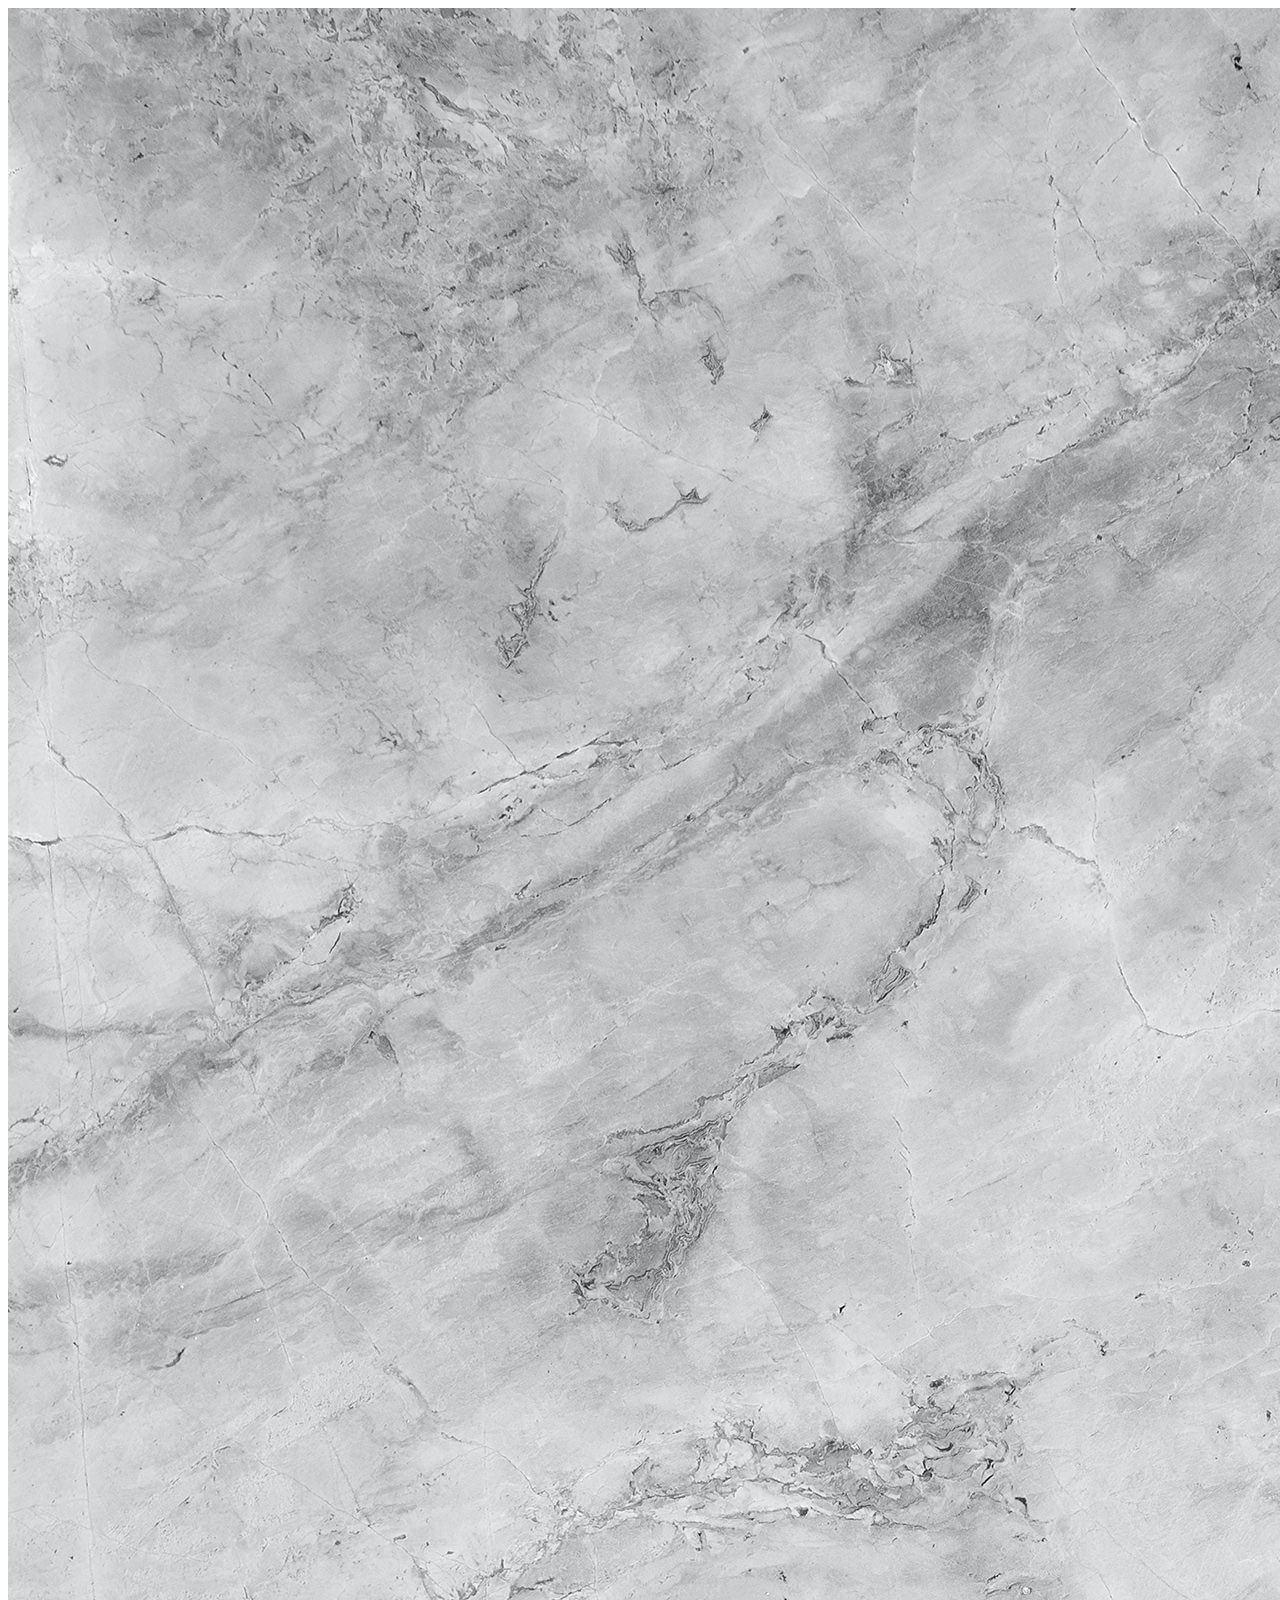
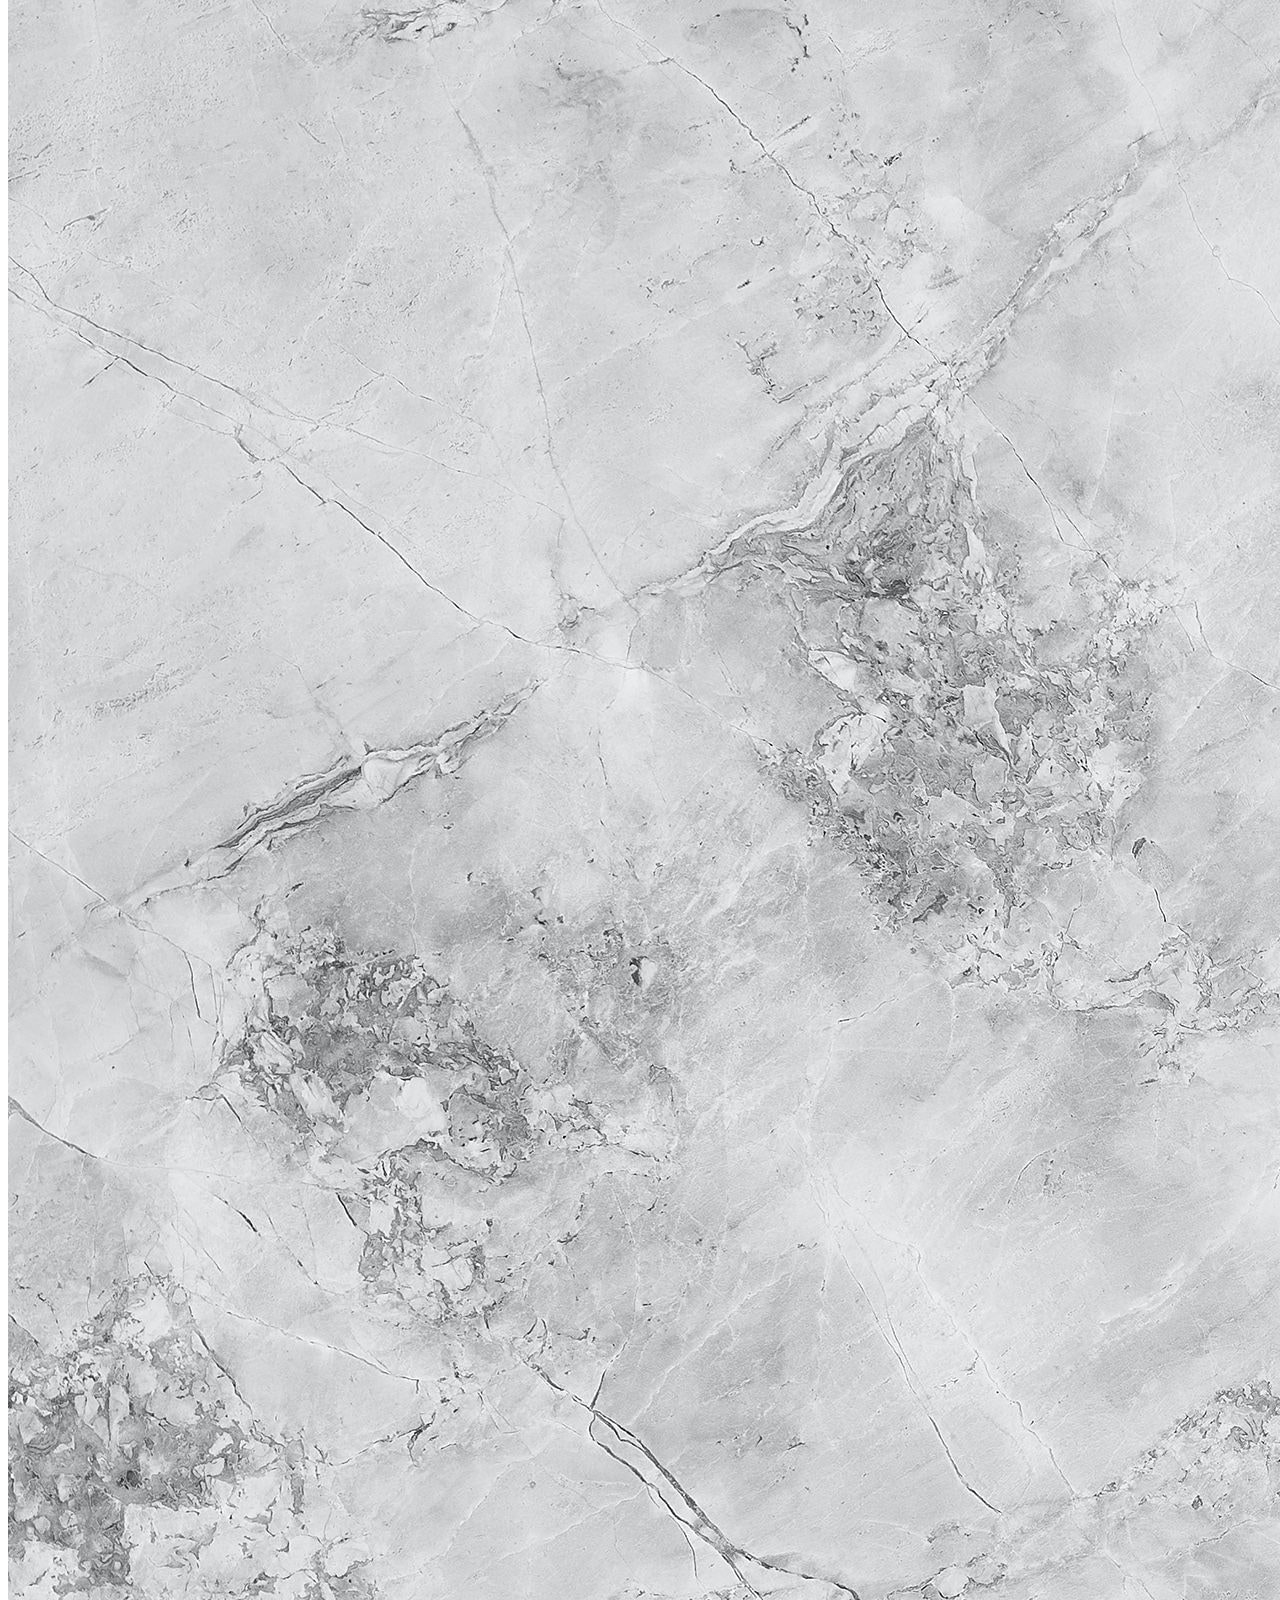
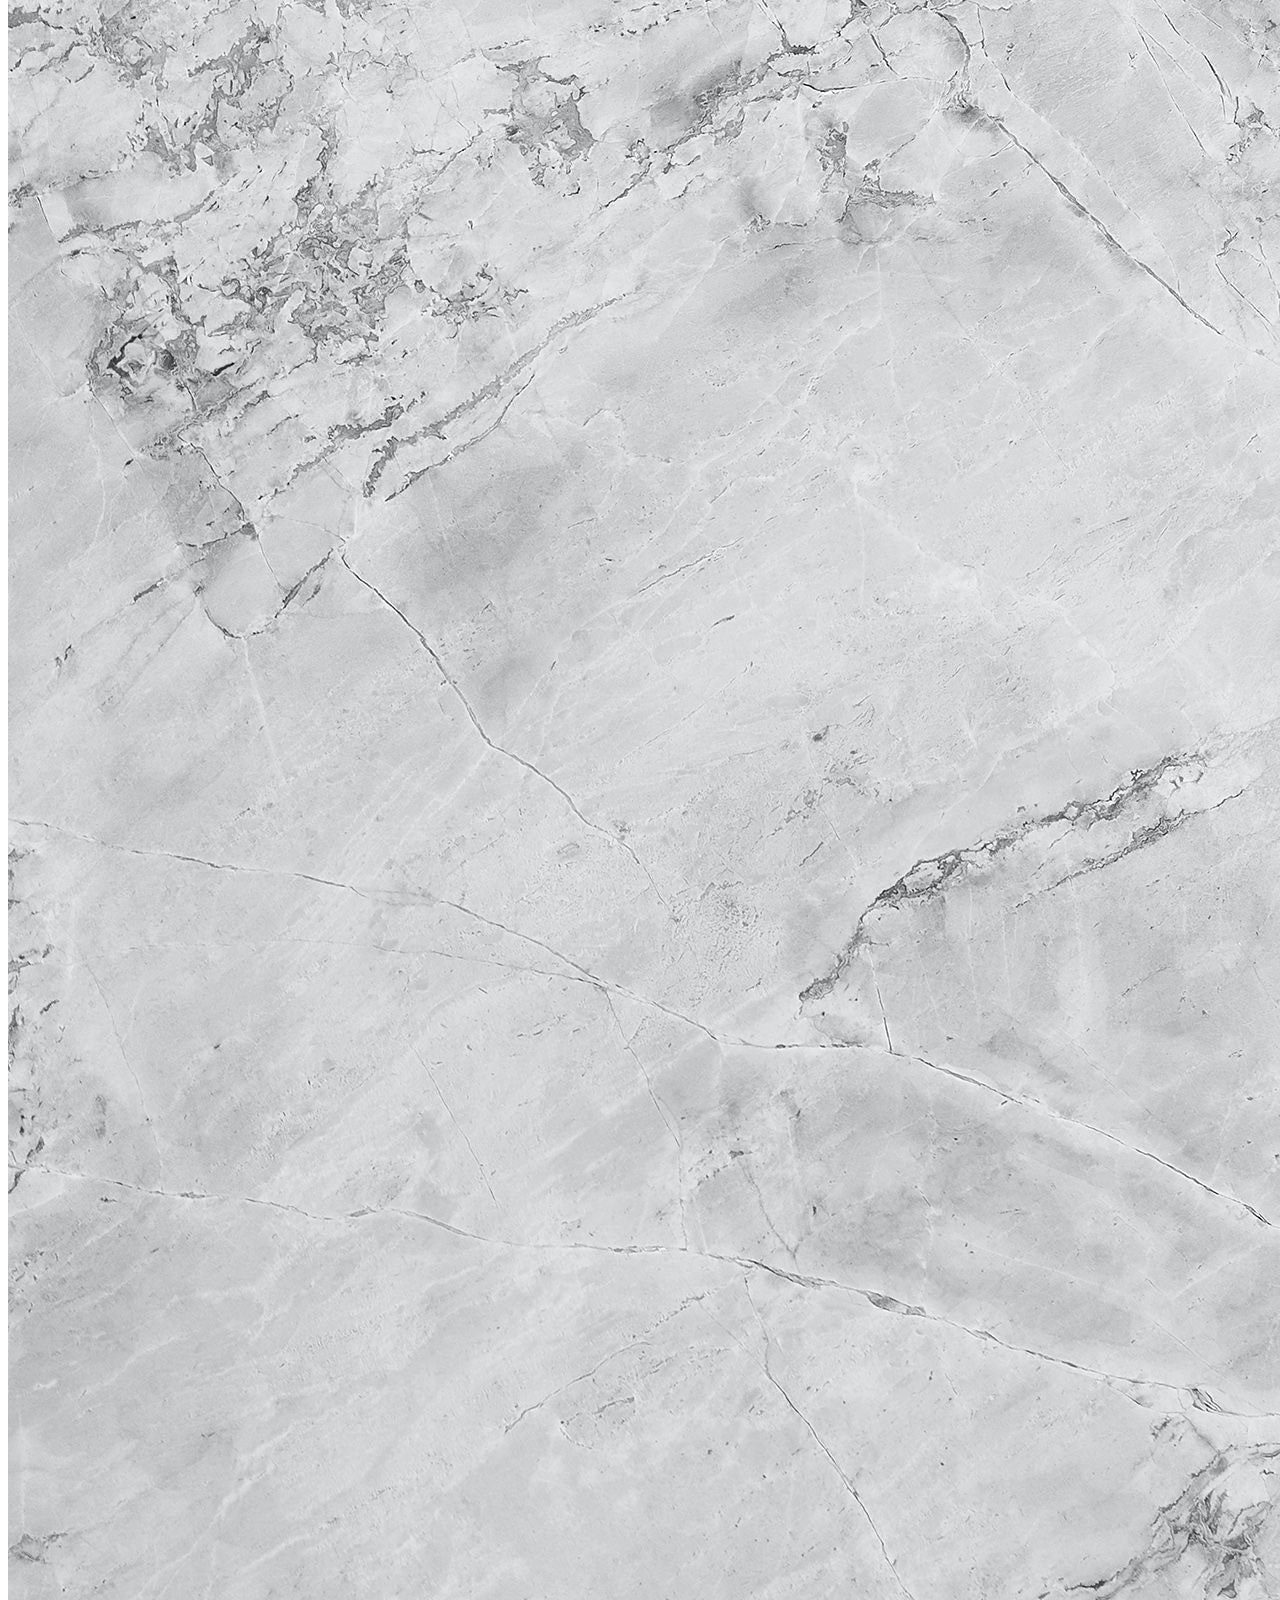
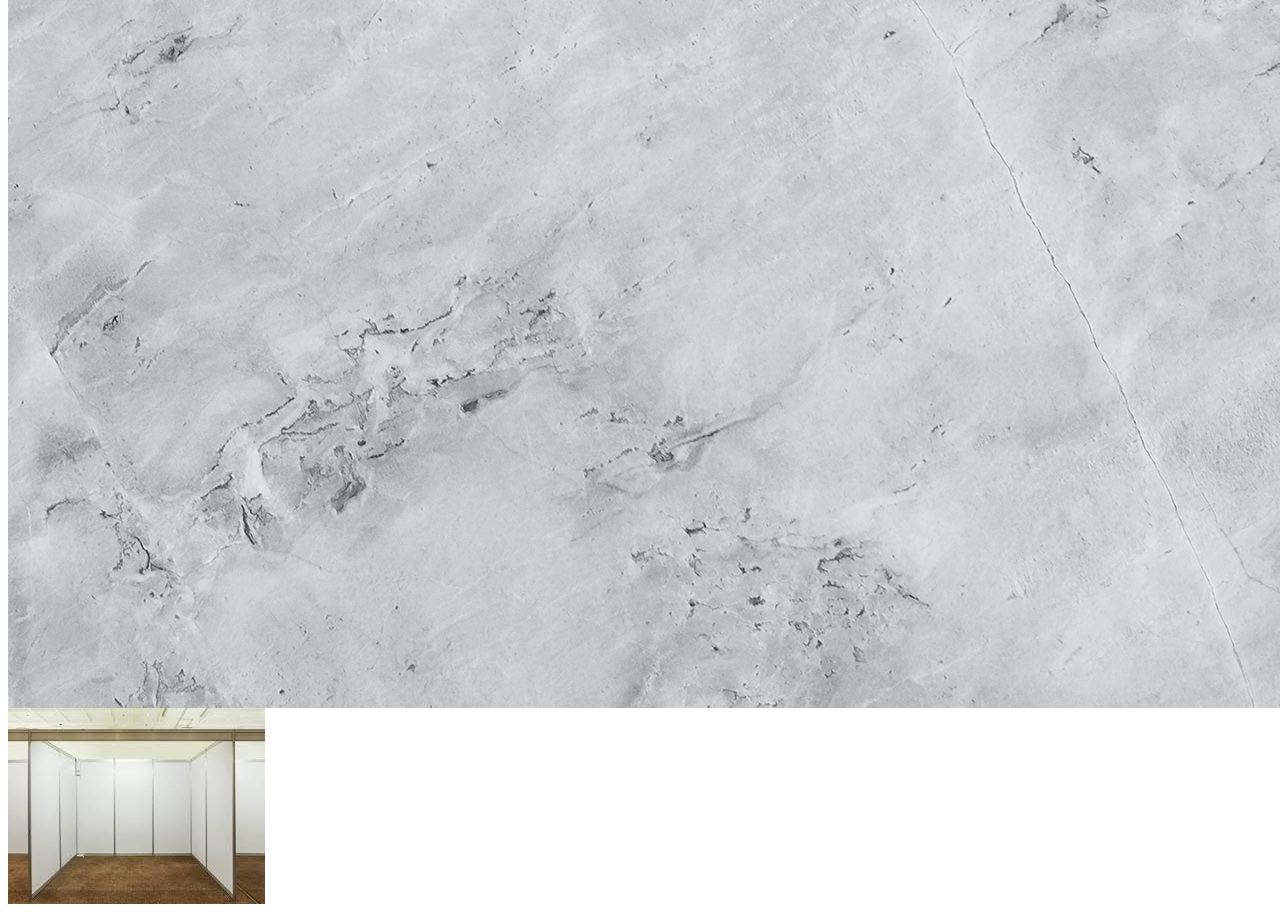
<file: aframe/nano.html>
<html>
  <head>
    <script src="https://aframe.io/releases/1.3.0/aframe.min.js"></script>
  </head>
  <body>
    <a-scene>
    <a-assets>
        <img id="groundTexture" src="../img/floor.jpg">

        <img id="skyTexture" src="../img/wall.jpg">

    </a-assets>
      <a-sky id="background" src="#skyTexture" theta-length="100" radius=40 repeat="5 2"></a-sky>

      <a-cylinder id="ground" src="#groundTexture" radius="40" height="4" position=" 0 -4 0" repeat="5 5"></a-cylinder>

      <!--room-->
      <a-box  material="shader: flat; color:#ADD8E6 " depth="30" height="2" width="9"  position="-1 2 -13" rotation="0 90 90" ></a-box>
      <a-box  material="shader: flat; color:#ADD8E6 " depth="30" height="2" width="9"  position="-15 2 1" rotation="0 0 90" ></a-box>
      <a-box  material="shader: flat; color:#ADD8E6 " depth="30" height="2" width="9"  position="13 2 1" rotation="0 0 90" ></a-box>
      <a-box  material="shader: flat; color:#ADD8E6 " depth="30" height="2" width="9"  position="-1 2 15" rotation="0 90 90" ></a-box>
      <a-box  material="shader: flat; color:#a9a9a9 " depth="28" height="0.25" width="26"  position="-1 -2 0" rotation="0 0 0" ></a-box>

      <!--nanobots-->
      <a-cylinder height="1.5" radius="0.5" position="-8 1.25 -8"
      animation="property: position; to:-8 1.5 -8; dur: 3000; easing: linear; loop: true"></a-cylinder>

      <a-sphere radius="0.5" theta-length="90" position="-8 2 -8" side="double"
      animation="property: position; to:-8 2.25 -8; dur: 3000; easing: linear; loop: true"></a-sphere>

      <a-sphere radius="0.5" theta-length="90" position="-8 0.5 -8" side="double" rotation="180 0 0"
      animation="property: position; to:-8 0.75 -8; dur: 3000; easing: linear; loop: true"></a-sphere>
      <!--upper-leg-->
      <a-cylinder height="1" radius="0.25" position="-8.75 0 -8" rotation="0 180 50"
      animation="property: position; to:-8.75 0.25 -8; dur: 3000; easing: linear; loop: true"
      animation__2="property: rotation; to: 0 180 60; dur: 3000; loop: true"></a-cylinder>

      <a-cylinder height="1" radius="0.25" position="-8 0 -8.75" rotation="0 90 50"
      animation="property: position; to:-8 0.25 -8.75; dur: 3000; easing: linear; loop: true"
      animation__2="property: rotation; to: 0 90 60; dur: 3000; loop: true"></a-cylinder>

      <a-cylinder height="1" radius="0.25" position="-7.25 0 -8" rotation="0 0 50"
      animation="property: position; to:-7.25 0.25 -8; dur: 3000; easing: linear; loop: true"
      animation__2="property: rotation; to: 0 0 60; dur: 3000; loop: true"></a-cylinder>

      <a-cylinder height="1" radius="0.25" position="-8 0 -7.25" rotation="0 270 50"
      animation="property: position; to:-8 0.25 -7.25; dur: 3000; easing: linear; loop: true"
      animation__2="property: rotation; to: 0 270 60; dur: 3000; loop: true"></a-cylinder>
      <!--lower leg-->
      <a-cylinder height="1" radius="0.25" position="-9.25 -1 -8" rotation="0 0 0"
      animation="property: position; to:-9 -0.5 -8; dur: 3000; easing: linear; loop: true"
      animation__2="property: rotation; to: 0 0 30; dur: 3000; loop: true"></a-cylinder>

      <a-cylinder height="1" radius="0.25" position="-8 -1 -6.75" rotation="0 90 0"
      animation="property: position; to:-8 -0.5 -7; dur: 3000; easing: linear; loop: true"
      animation__2="property: rotation; to: 0 90 30; dur: 3000; loop: true"></a-cylinder>

      <a-cylinder height="1" radius="0.25" position="-6.75 -1 -8" rotation="0 180 0"
      animation="property: position; to:-7 -0.5 -8; dur: 3000; easing: linear; loop: true"
      animation__2="property: rotation; to: 0 180 30; dur: 3000; loop: true"></a-cylinder>

      <a-cylinder height="1" radius="0.25" position="-8 -1 -9.25" rotation="0 270 0"
      animation="property: position; to:-8 -0.5 -9; dur: 3000; easing: linear; loop: true"
      animation__2="property: rotation; to: 0 270 30; dur: 3000; loop: true"></a-cylinder>

      <!--joint-->
      <a-sphere radius="0.25" position="-9.25 -0.4 -8"
      animation="property: position; to:-9.25 −0.15 -8; dur: 3000; easing: linear; loop: true"></a-sphere>

      <a-sphere radius="0.25" position="-8 -0.4 -6.75"
      animation="property: position; to:-8 −0.15 -6.75; dur: 3000; easing: linear; loop: true"></a-sphere>

      <a-sphere radius="0.25" position="-6.75 -0.4 -8"
      animation="property: position; to:-6.75 −0.15 -8; dur: 3000; easing: linear; loop: true"></a-sphere>

      <a-sphere radius="0.25" position="-8 -0.4 -9.25"
      animation="property: position; to:-8 −0.15 -9.25; dur: 3000; easing: linear; loop: true"></a-sphere>


    <!--platform-->
      <a-box material="shader: flat; color:#ADD8E6 " depth="5" height="1" width="5"  position="-8 -2 -8" rotation="0 0 0"></a-box>

    <!--text-->
    <a-box material="shader: flat; color:#a9a9a9" depth="2" height="5" width="5"  position="0 0 -8"></a-box>
    <a-plane color="black" height="1.75" width="1.75" text="value:Nano bot is quite useful as it could help keep the body safe from harmful bacteria as well as bring drugs to certain cells.
    Another use could be the fact that it could bring back cells which in turn cause regeneration.;" scale="3 3 3 " position="0 0 -6.75" side="double"></a-plane>
    <!--bloodstream-->
    <a-cylinder color="#880808" height="26" radius="2.5" side="double" theta-length="210" position="9 2 1" rotation="90 0 0" open-ended="true"></a-cylinder>
    <!--bloodcell-->
    <a-torus color="red" arc="360" radius="0.3" radius-tubular="0.25" position="10 2 -2" rotation="30 90 0"></a-torus>
    <a-torus color="red" arc="360" radius="0.3" radius-tubular="0.25" position="10.5 3 -6" rotation="30 90 0"></a-torus>
    <a-torus color="red" arc="360" radius="0.3" radius-tubular="0.25" position="10.5 1 -6" rotation="30 90 0"></a-torus>
    <a-torus color="red" arc="360" radius="0.3" radius-tubular="0.25" position="11 2 -10" rotation="30 90 0"></a-torus>
    <a-torus color="red" arc="360" radius="0.3" radius-tubular="0.25" position="11 2 2" rotation="30 90 0"></a-torus>
    <a-torus color="red" arc="360" radius="0.3" radius-tubular="0.25" position="11 1.2 6" rotation="30 90 0"></a-torus>
    <a-torus color="red" arc="360" radius="0.3" radius-tubular="0.25" position="9 2 6" rotation="30 90 0"></a-torus>
    <a-torus color="red" arc="360" radius="0.3" radius-tubular="0.25" position="11 1 10" rotation="30 90 0"></a-torus>
    <a-torus color="red" arc="360" radius="0.3" radius-tubular="0.25" position="9 3 4" rotation="30 90 0"></a-torus>
    <a-torus color="red" arc="360" radius="0.3" radius-tubular="0.25" position="9 3 12" rotation="30 90 0"></a-torus>
    <a-torus color="red" arc="360" radius="0.3" radius-tubular="0.25" position="11 2 12" rotation="30 90 0"></a-torus>
    <!--nanobotmini-->
    <a-cylinder height="1" radius="0.25" side="double" position="11 1 11" rotation="30 90 0"></a-cylinder>
    <a-cylinder height="1" radius="0.25" side="double" position="11 2 6" rotation="30 90 0"></a-cylinder>
    <a-cylinder height="1" radius="0.25" side="double" position="11 2 1" rotation="30 90 0"></a-cylinder>
    <a-cylinder height="1" radius="0.25" side="double" position="11 3 -4" rotation="30 90 0"></a-cylinder>
    <a-cylinder height="1" radius="0.25" side="double" position="11 1 -9" rotation="30 90 0"></a-cylinder>
    <!--background-->
    <!--box-->
    <a-box material="shader: flat; color:#e5e4e2" depth="2" height="7" width="26"  position="-13 1 1" rotation="0 90 0"></a-box>
    <a-box material="shader: flat; color:#e5e4e2" depth="2" height="3" width="26"  position="10 -2 1" rotation="0 90 0"></a-box>
    <a-box material="shader: flat; color:#e5e4e2" depth="2" height="2" width="26"  position="10 5.5 1" rotation="0 90 0"></a-box>
    <!--cabbnit-->
    
    

    </a-scene>
  </body>
</html>
</file>
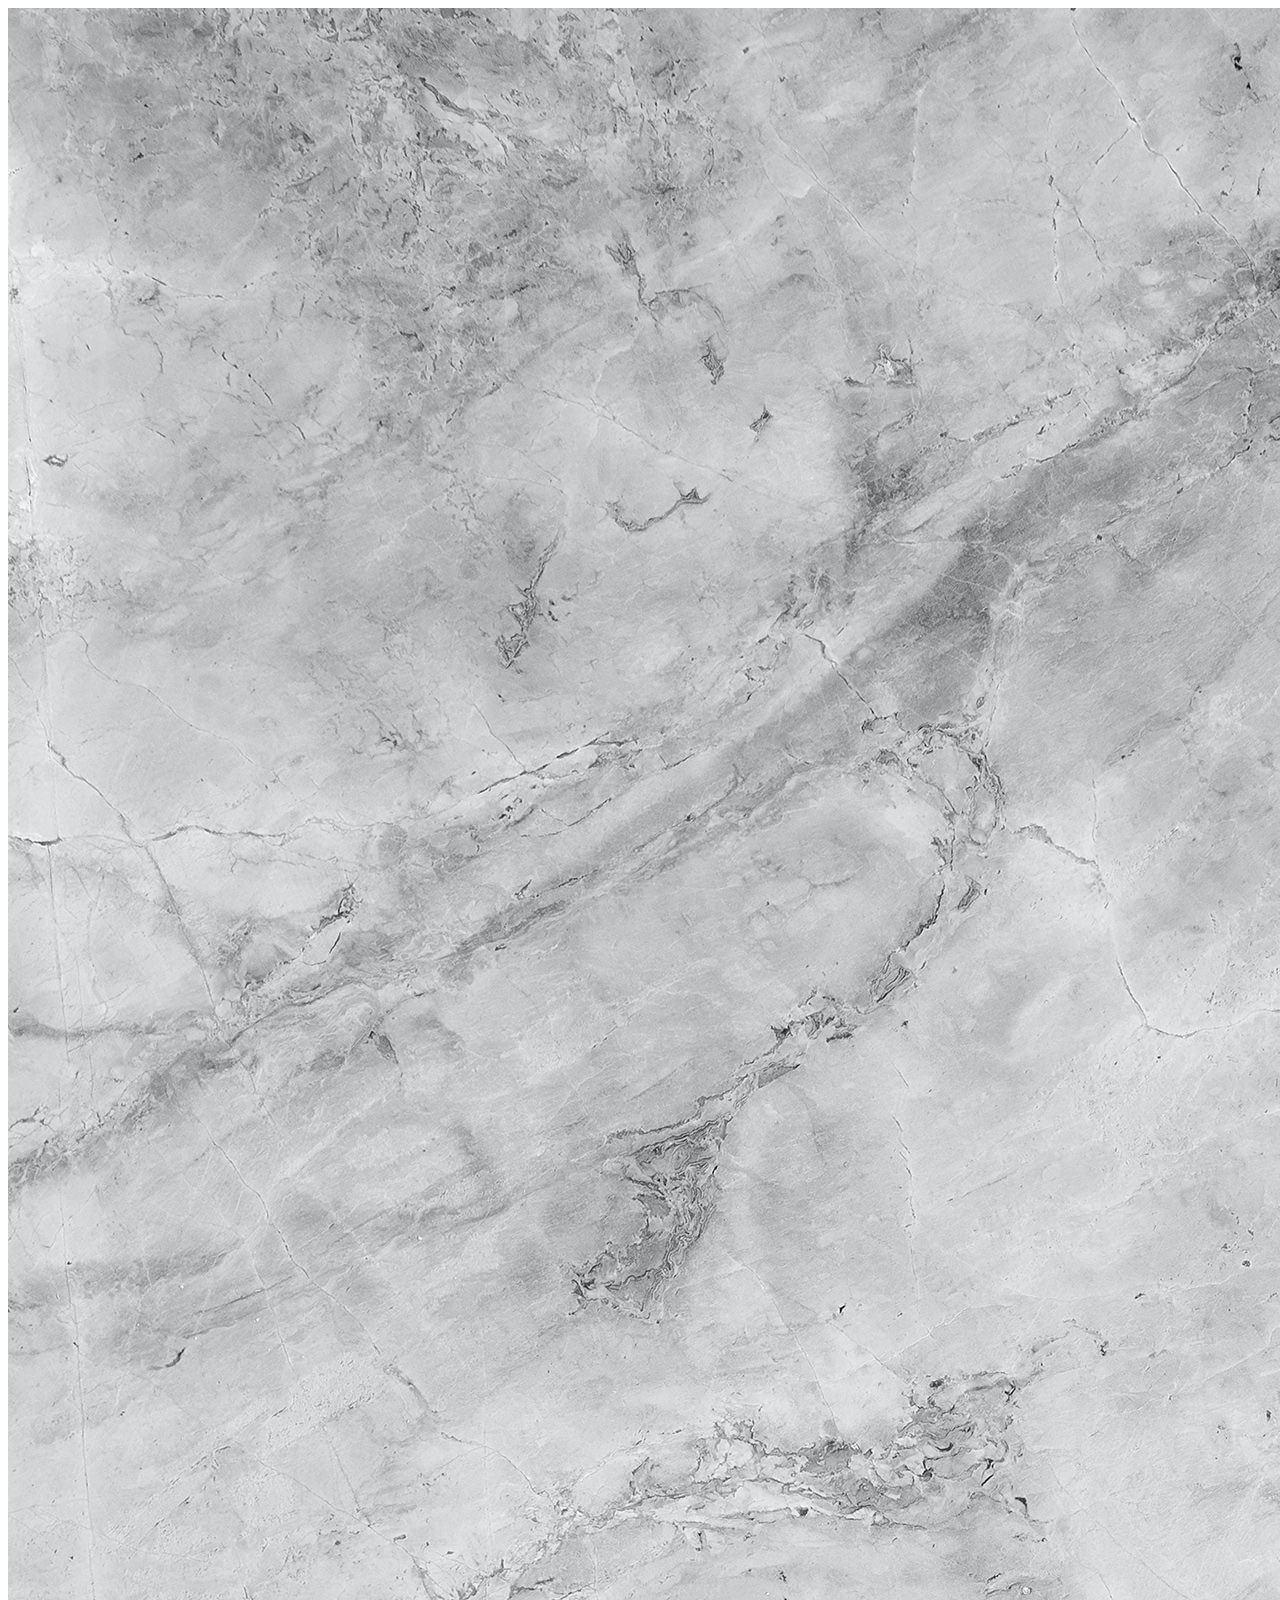
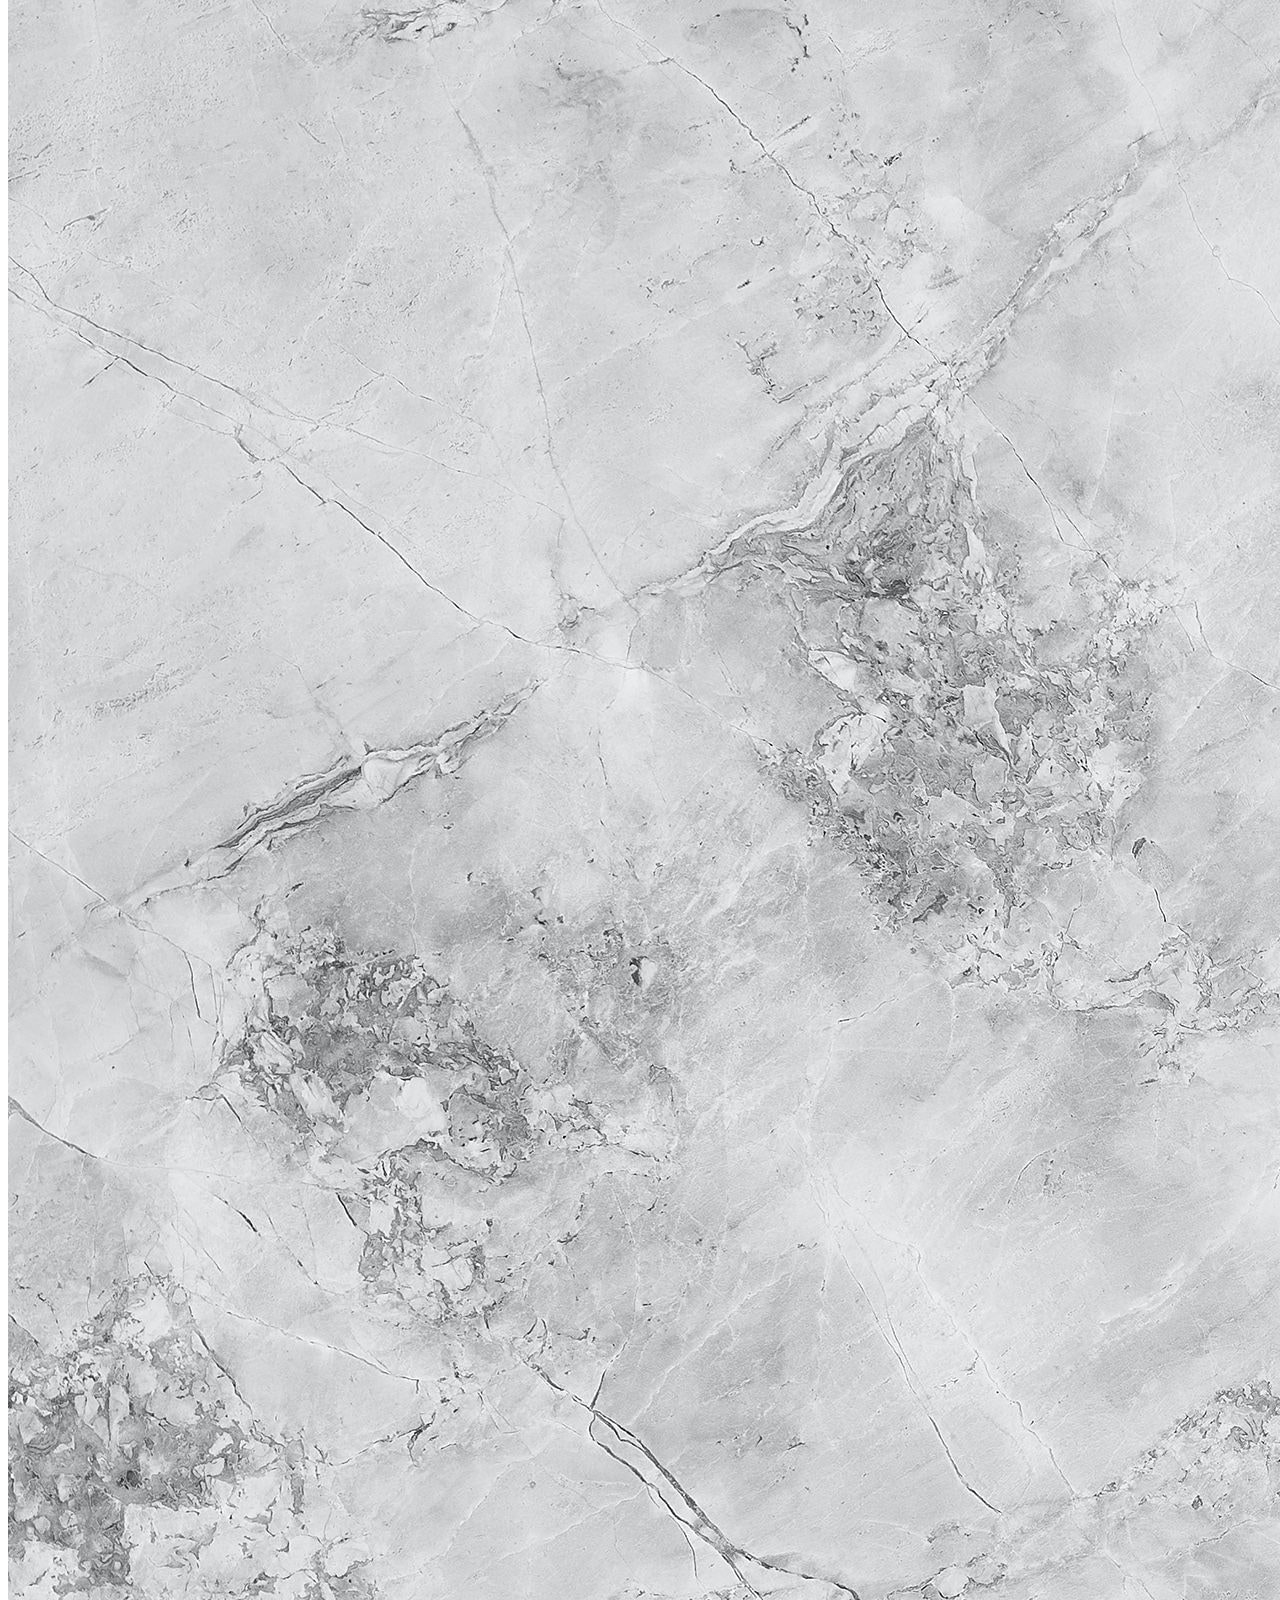
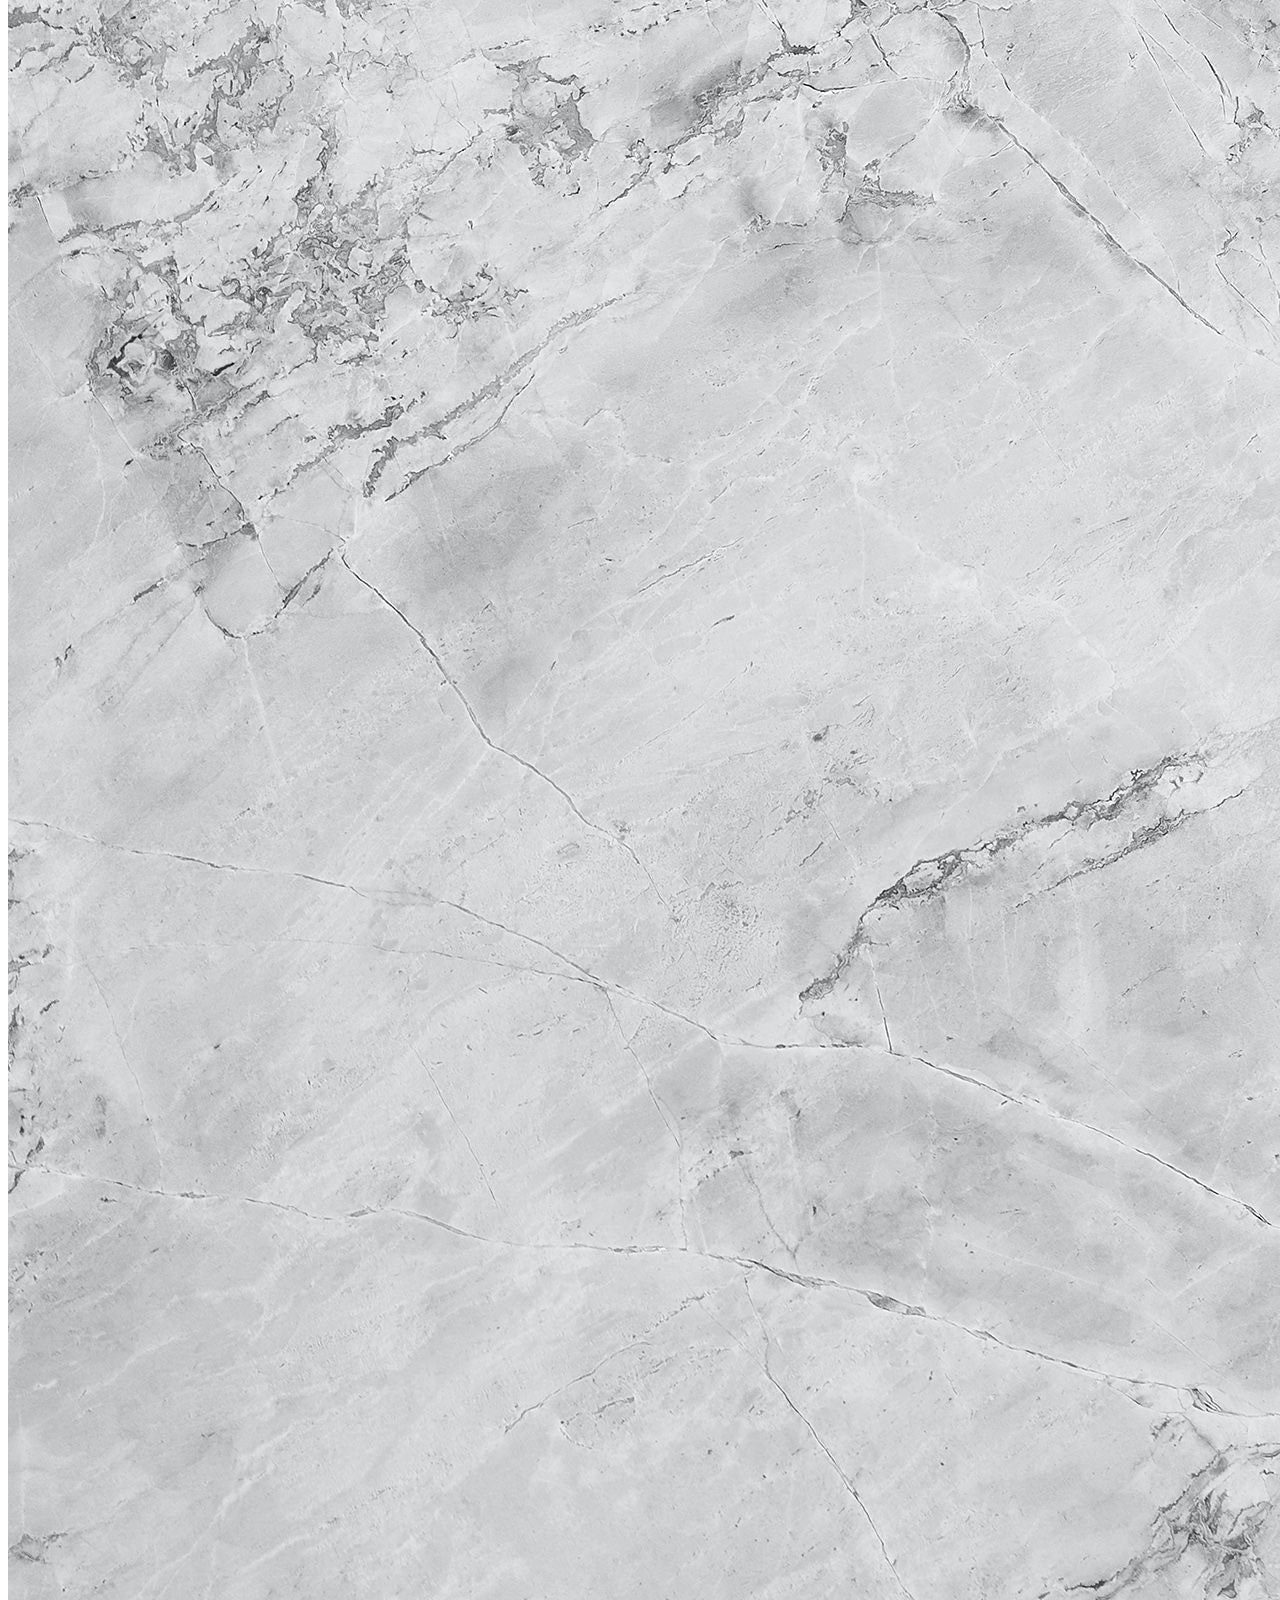
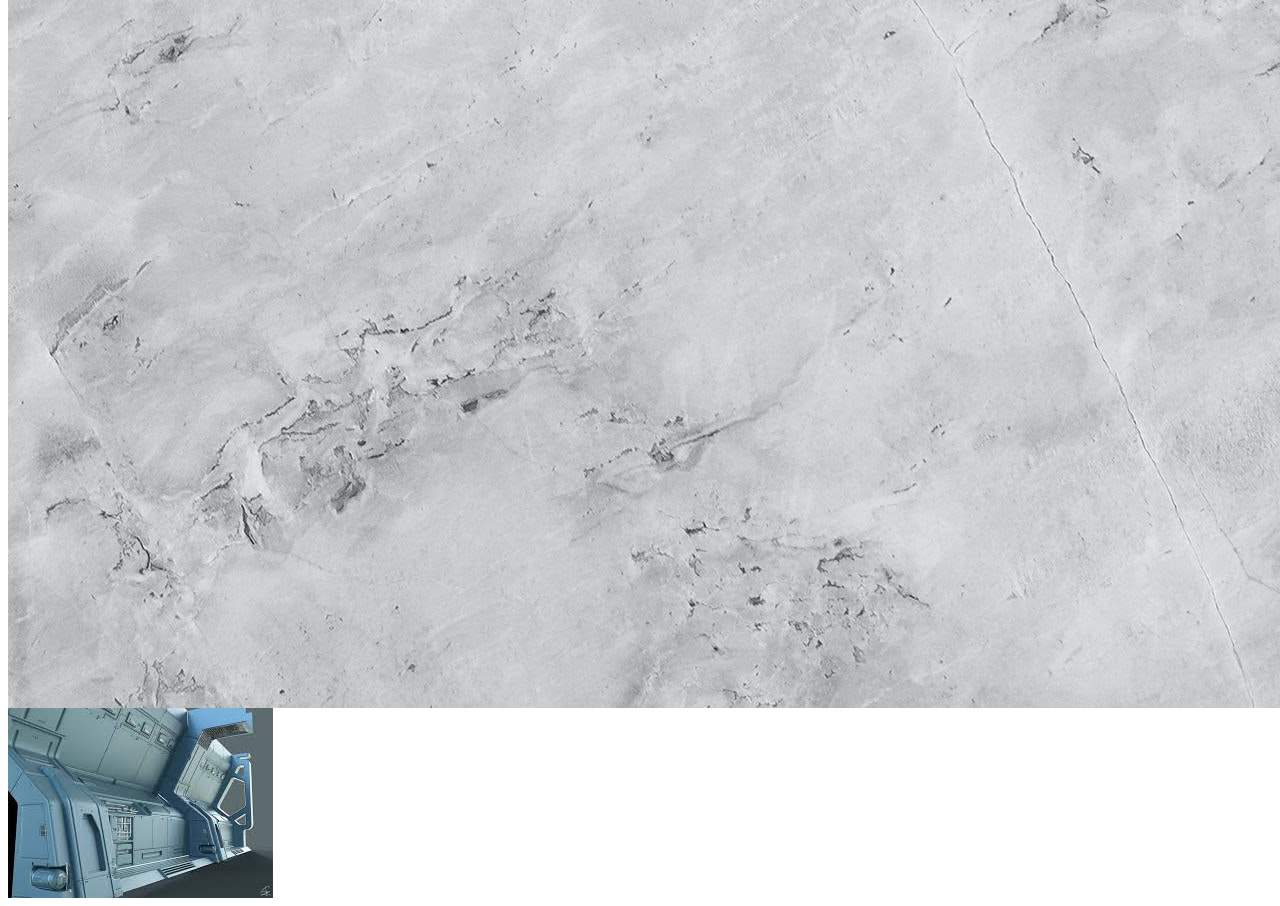
<file: aframe/pod.html>
<html>
  <head>
    <script src="https://aframe.io/releases/1.3.0/aframe.min.js"></script>
  </head>
<body>
    <a-scene>
    <a-assets>
        <img id="groundTexture" src="../img/floor.jpg">

        <img id="skyTexture" src="../img/pod.jpg">

    </a-assets>
      <a-sky id="background" src="#skyTexture" theta-length="100" radius=40 repeat="7 3"></a-sky>

      <a-cylinder id="ground" src="#groundTexture" radius="40" height="4" position=" 0 -4 0" repeat="5 5"></a-cylinder>

      <!--left Pod-->
      <a-box material="shader: flat; color:#3d3635" depth="2" height="2" width="9"  position="-8 -2 -8" rotation="0 0 0"></a-box>
      <a-cylinder material="shader: flat; color:#E2E5DE; side: double" height="9.1" radius="1.5" theta-length="180" position="-8 0 -8" rotation="180 0 90"></a-cylinder>
      <a-cylinder material="shader: flat; color:#2E5984; side: double" height="9" radius="1.4" theta-length="180" position="-8 -0.5 -8" rotation="0 0 90"
      animation__mouseenter="property: position; to: -8 2 -8; dur: 2000; easing: linear; startEvents: mouseenter"
      animation__mouseleave="property: position; to: -8 -0.5 -8; dur: 3000; easing: linear; startEvents: mouseleave"></a-cylinder>
      
      
      <a-box material="shader: flat; color:#3d3635" depth="2" height="2" width="9"  position="-9 -2 -4" rotation="0 0 0"></a-box>
      <a-cylinder material="shader: flat; color:#E2E5DE; side: double" height="9.1" radius="1.5" theta-length="180" position="-9 0 -4" rotation="180 0 90"></a-cylinder>
      <a-cylinder material="shader: flat; color:#2E5984; side: double" height="9" radius="1.4" theta-length="180" position="-9 -0.5 -4" rotation="0 0 90"
      animation__mouseenter="property: position; to: -9 2 -4; dur: 2000; easing: linear; startEvents: mouseenter"
      animation__mouseleave="property: position; to: -9 -0.5 -4; dur: 3000; easing: linear; startEvents: mouseleave"></a-cylinder>
      
      <a-box material="shader: flat; color:#3d3635" depth="2" height="2" width="9"  position="-10 -2 0" rotation="0 0 0"></a-box>
      <a-cylinder material="shader: flat; color:#E2E5DE; side: double" height="9.1" radius="1.5" theta-length="180" position="-10 0 0" rotation="180 0 90"></a-cylinder>
      <a-cylinder material="shader: flat; color:#2E5984; side: double" height="9" radius="1.4" theta-length="180" position="-10 -0.5 0" rotation="0 0 90"
      animation__mouseenter="property: position; to: -10 2 0; dur: 2000; easing: linear; startEvents: mouseenter"
      animation__mouseleave="property: position; to: -10 -0.5 0; dur: 3000; easing: linear; startEvents: mouseleave"></a-cylinder>
      
      <a-box material="shader: flat; color:#3d3635" depth="2" height="2" width="9"  position="-10 -2 4" rotation="0 0 0"></a-box>
      <a-cylinder material="shader: flat; color:#E2E5DE; side: double" height="9.1" radius="1.5" theta-length="180" position="-10 0 4" rotation="180 0 90"></a-cylinder>
      <a-cylinder material="shader: flat; color:#2E5984; side: double" height="9" radius="1.4" theta-length="180" position="-10 -0.5 4" rotation="0 0 90"
      animation__mouseenter="property: position; to: -10 2 4; dur: 2000; easing: linear; startEvents: mouseenter"
      animation__mouseleave="property: position; to: -10 -0.5 4; dur: 3000; easing: linear; startEvents: mouseleave"></a-cylinder>
      
      <a-box material="shader: flat; color:#3d3635" depth="2" height="2" width="9"  position="-10 -2 8" rotation="0 0 0"></a-box>
      <a-cylinder material="shader: flat; color:#E2E5DE; side: double" height="9.1" radius="1.5" theta-length="180" position="-10 0 8" rotation="180 0 90"></a-cylinder>
      <a-cylinder material="shader: flat; color:#2E5984; side: double" height="9" radius="1.4" theta-length="180" position="-10 -0.5 8" rotation="0 0 90"
      animation__mouseenter="property: position; to: -10 2 8; dur: 2000; easing: linear; startEvents: mouseenter"
      animation__mouseleave="property: position; to: -10 -0.5 8; dur: 3000; easing: linear; startEvents: mouseleave"></a-cylinder>
      
      <a-box material="shader: flat; color:#3d3635" depth="2" height="2" width="9"  position="-10 -2 12" rotation="0 0 0"></a-box>
      <a-cylinder material="shader: flat; color:#E2E5DE; side: double" height="9.1" radius="1.5" theta-length="180" position="-10 0 12" rotation="180 0 90"></a-cylinder>
      <a-cylinder material="shader: flat; color:#2E5984; side: double" height="9" radius="1.4" theta-length="180" position="-10 -0.5 12" rotation="0 0 90"
      animation__mouseenter="property: position; to: -10 2 12; dur: 2000; easing: linear; startEvents: mouseenter"
      animation__mouseleave="property: position; to: -10 -0.5 12; dur: 3000; easing: linear; startEvents: mouseleave"></a-cylinder>
      
      <!--right Pods-->
      <a-box material="shader: flat; color:#3d3635" depth="2" height="2" width="9"  position="6 -2 -8" rotation="0 0 0"></a-box>
      <a-cylinder material="shader: flat; color:#E2E5DE; side: double" height="9.1" radius="1.5" theta-length="180" position="6 0 -8" rotation="180 0 90"></a-cylinder>
      <a-cylinder material="shader: flat; color:#2E5984; side: double" height="9" radius="1.4" theta-length="180" position="6 -0.5 -8" rotation="0 0 90"
      animation__mouseenter="property: position; to: 6 2 -8; dur: 2000; easing: linear; startEvents: mouseenter"
      animation__mouseleave="property: position; to: 6 -0.5 -8; dur: 3000; easing: linear; startEvents: mouseleave"></a-cylinder>
      
      <a-box material="shader: flat; color:#3d3635" depth="2" height="2" width="9"  position="7 -2 -4" rotation="0 0 0"></a-box>
      <a-cylinder material="shader: flat; color:#E2E5DE; side: double" height="9.1" radius="1.5" theta-length="180" position="7 0 -4" rotation="180 0 90"></a-cylinder>
      <a-cylinder material="shader: flat; color:#2E5984; side: double" height="9" radius="1.4" theta-length="180" position="7 -0.5 -4" rotation="0 0 90"
      animation__mouseenter="property: position; to: 7 2 -4; dur: 2000; easing: linear; startEvents: mouseenter"
      animation__mouseleave="property: position; to: 7 -0.5 -4; dur: 3000; easing: linear; startEvents: mouseleave"></a-cylinder>
      
      <a-box material="shader: flat; color:#3d3635" depth="2" height="2" width="9"  position="8 -2 0" rotation="0 0 0"></a-box>
      <a-cylinder material="shader: flat; color:#E2E5DE; side: double" height="9.1" radius="1.5" theta-length="180" position="8 0 0" rotation="180 0 90"></a-cylinder>
      <a-cylinder material="shader: flat; color:#2E5984; side: double" height="9" radius="1.4" theta-length="180" position="8 -0.5 0" rotation="0 0 90"
      animation__mouseenter="property: position; to: 8 2 0; dur: 2000; easing: linear; startEvents: mouseenter"
      animation__mouseleave="property: position; to: 8 -0.5 0; dur: 3000; easing: linear; startEvents: mouseleave"></a-cylinder>
      
      <a-box material="shader: flat; color:#3d3635" depth="2" height="2" width="9"  position="8 -2 4" rotation="0 0 0"></a-box>
      <a-cylinder material="shader: flat; color:#E2E5DE; side: double" height="9.1" radius="1.5" theta-length="180" position="8 0 4" rotation="180 0 90"></a-cylinder>
      <a-cylinder material="shader: flat; color:#2E5984; side: double" height="9" radius="1.4" theta-length="180" position="8 -0.5 4" rotation="0 0 90"
      animation__mouseenter="property: position; to: 8 2 4; dur: 2000; easing: linear; startEvents: mouseenter"
      animation__mouseleave="property: position; to: 8 -0.5 4; dur: 3000; easing: linear; startEvents: mouseleave"></a-cylinder>
      
      <a-box material="shader: flat; color:#3d3635" depth="2" height="2" width="9"  position="8 -2 8" rotation="0 0 0"></a-box>
      <a-cylinder material="shader: flat; color:#E2E5DE; side: double" height="9.1" radius="1.5" theta-length="180" position="8 0 8" rotation="180 0 90"></a-cylinder>
      <a-cylinder material="shader: flat; color:#2E5984; side: double" height="9" radius="1.4" theta-length="180" position="8 -0.5 8" rotation="0 0 90"
      animation__mouseenter="property: position; to: 8 2 8; dur: 2000; easing: linear; startEvents: mouseenter"
      animation__mouseleave="property: position; to: 8 -0.5 8; dur: 3000; easing: linear; startEvents: mouseleave"></a-cylinder>
      
      <a-box material="shader: flat; color:#3d3635" depth="2" height="2" width="9"  position="8 -2 12" rotation="0 0 0"></a-box>
      <a-cylinder material="shader: flat; color:#E2E5DE; side: double" height="9.1" radius="1.5" theta-length="180" position="8 0 12" rotation="180 0 90"></a-cylinder>
      <a-cylinder material="shader: flat; color:#2E5984; side: double" height="9" radius="1.4" theta-length="180" position="8 -0.5 12" rotation="0 0 90"
      animation__mouseenter="property: position; to: 8 2 12; dur: 2000; easing: linear; startEvents: mouseenter"
      animation__mouseleave="property: position; to: 8 -0.5 12; dur: 3000; easing: linear; startEvents: mouseleave"></a-cylinder>
      
      <!--room-->
      <a-box  material="shader: flat; color:#ADD8E6 " depth="30" height="2" width="9"  position="-1 2 -13" rotation="0 90 90" ></a-box>
      <a-box  material="shader: flat; color:#ADD8E6 " depth="30" height="2" width="9"  position="-15 2 1" rotation="0 0 90" ></a-box>
      <a-box  material="shader: flat; color:#ADD8E6 " depth="30" height="2" width="9"  position="13 2 1" rotation="0 0 90" ></a-box>
      <a-box  material="shader: flat; color:#ADD8E6 " depth="30" height="2" width="9"  position="-1 2 15" rotation="0 90 90" ></a-box>
      <a-box  material="shader: flat; color:#a9a9a9 " depth="28" height="0.25" width="26"  position="-1 -2 0" rotation="0 0 0" ></a-box>
      
      <!--text-->
      <a-box  material="shader: flat; color:#3d3635" depth="4" height="2" width="4"  position="-1 0.5 -10" rotation="0 90 90"></a-box>
      <a-plane color="black" height="1.5" width="1.5" text="value: While these can help train newer doctors to gain experience so they can know what to do without having to bring real patients involved. 
      It can also help the patient recover from surgery faster. It can connect them to a world where they can recover without the need to in real life till they car ready to move al function in the real world.
      ;" scale="3 3 3 " position="-1 0.5 -8.75" side="double"></a-plane>
      
      <!--cursor-->
      <a-camera>
        <a-cursor></a-cursor>
      </a-camera>
      
    </a-scene>
  </body>
</html>
</file>
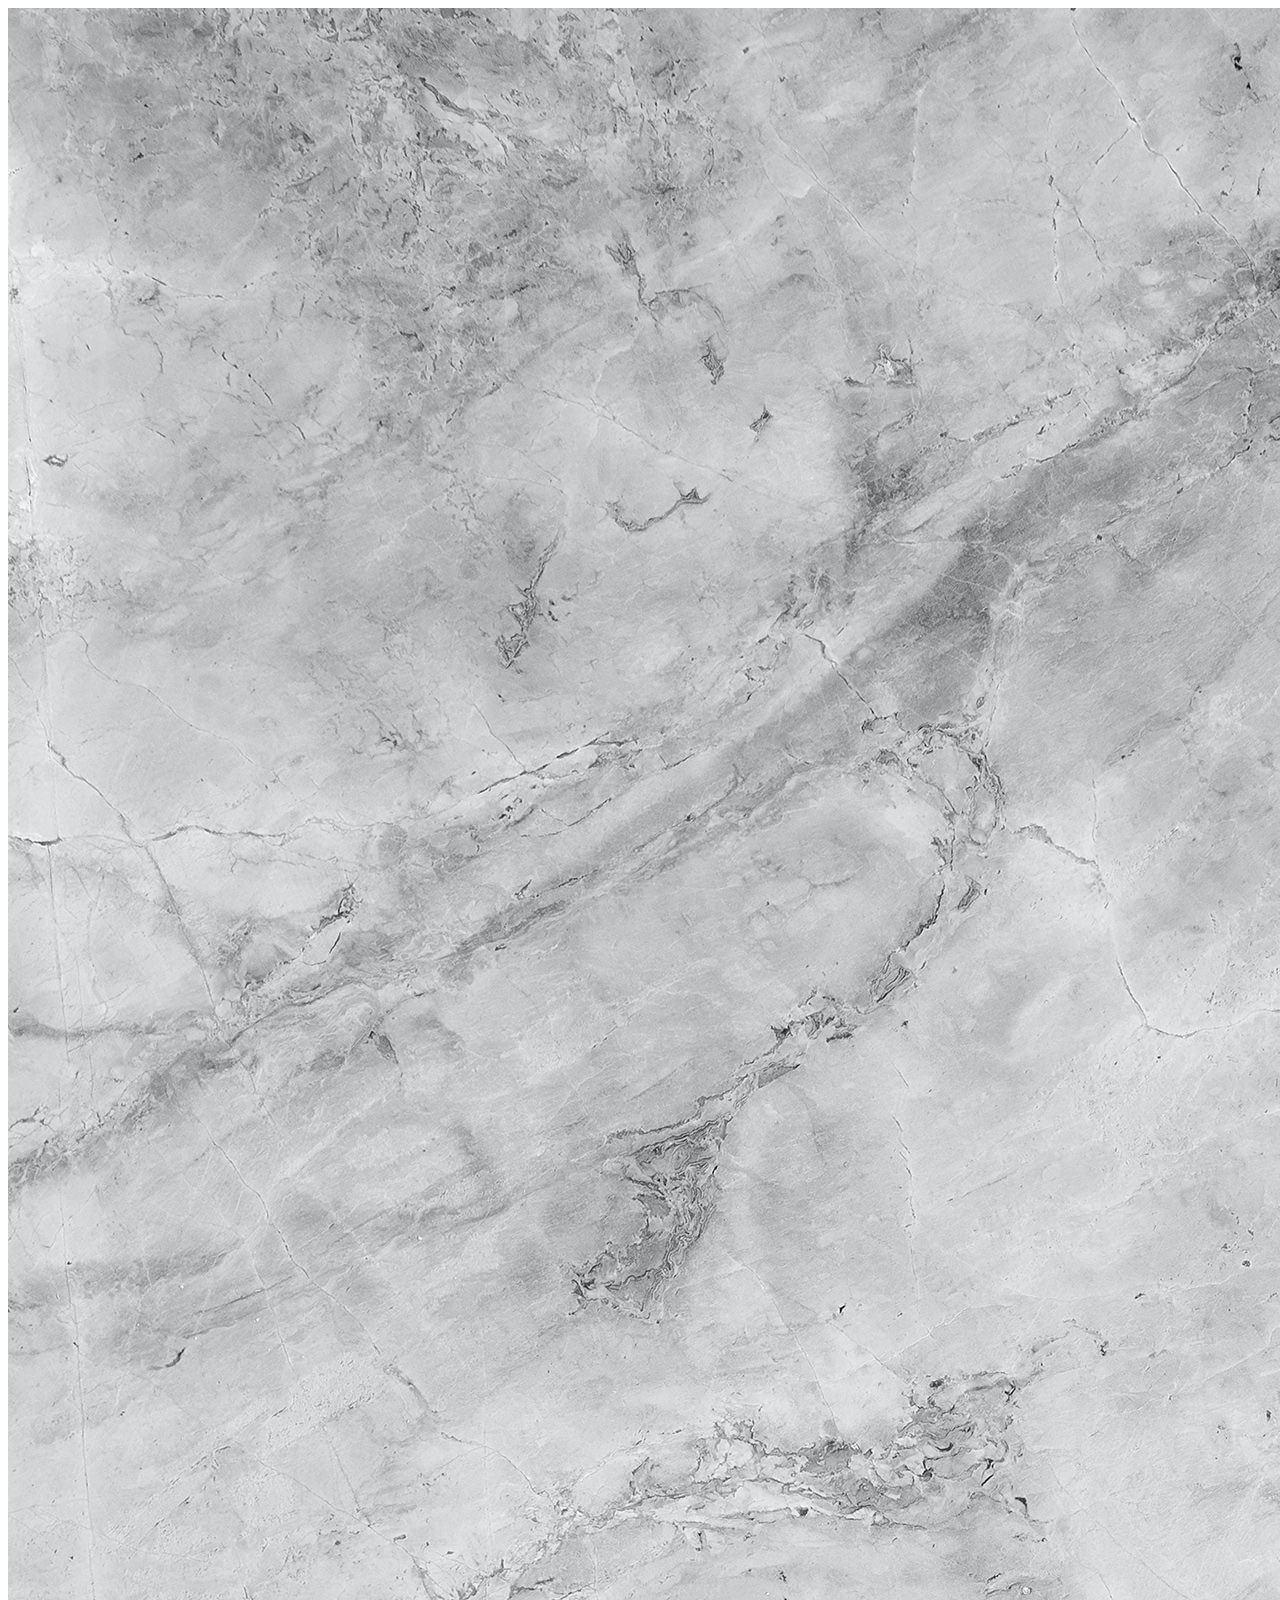
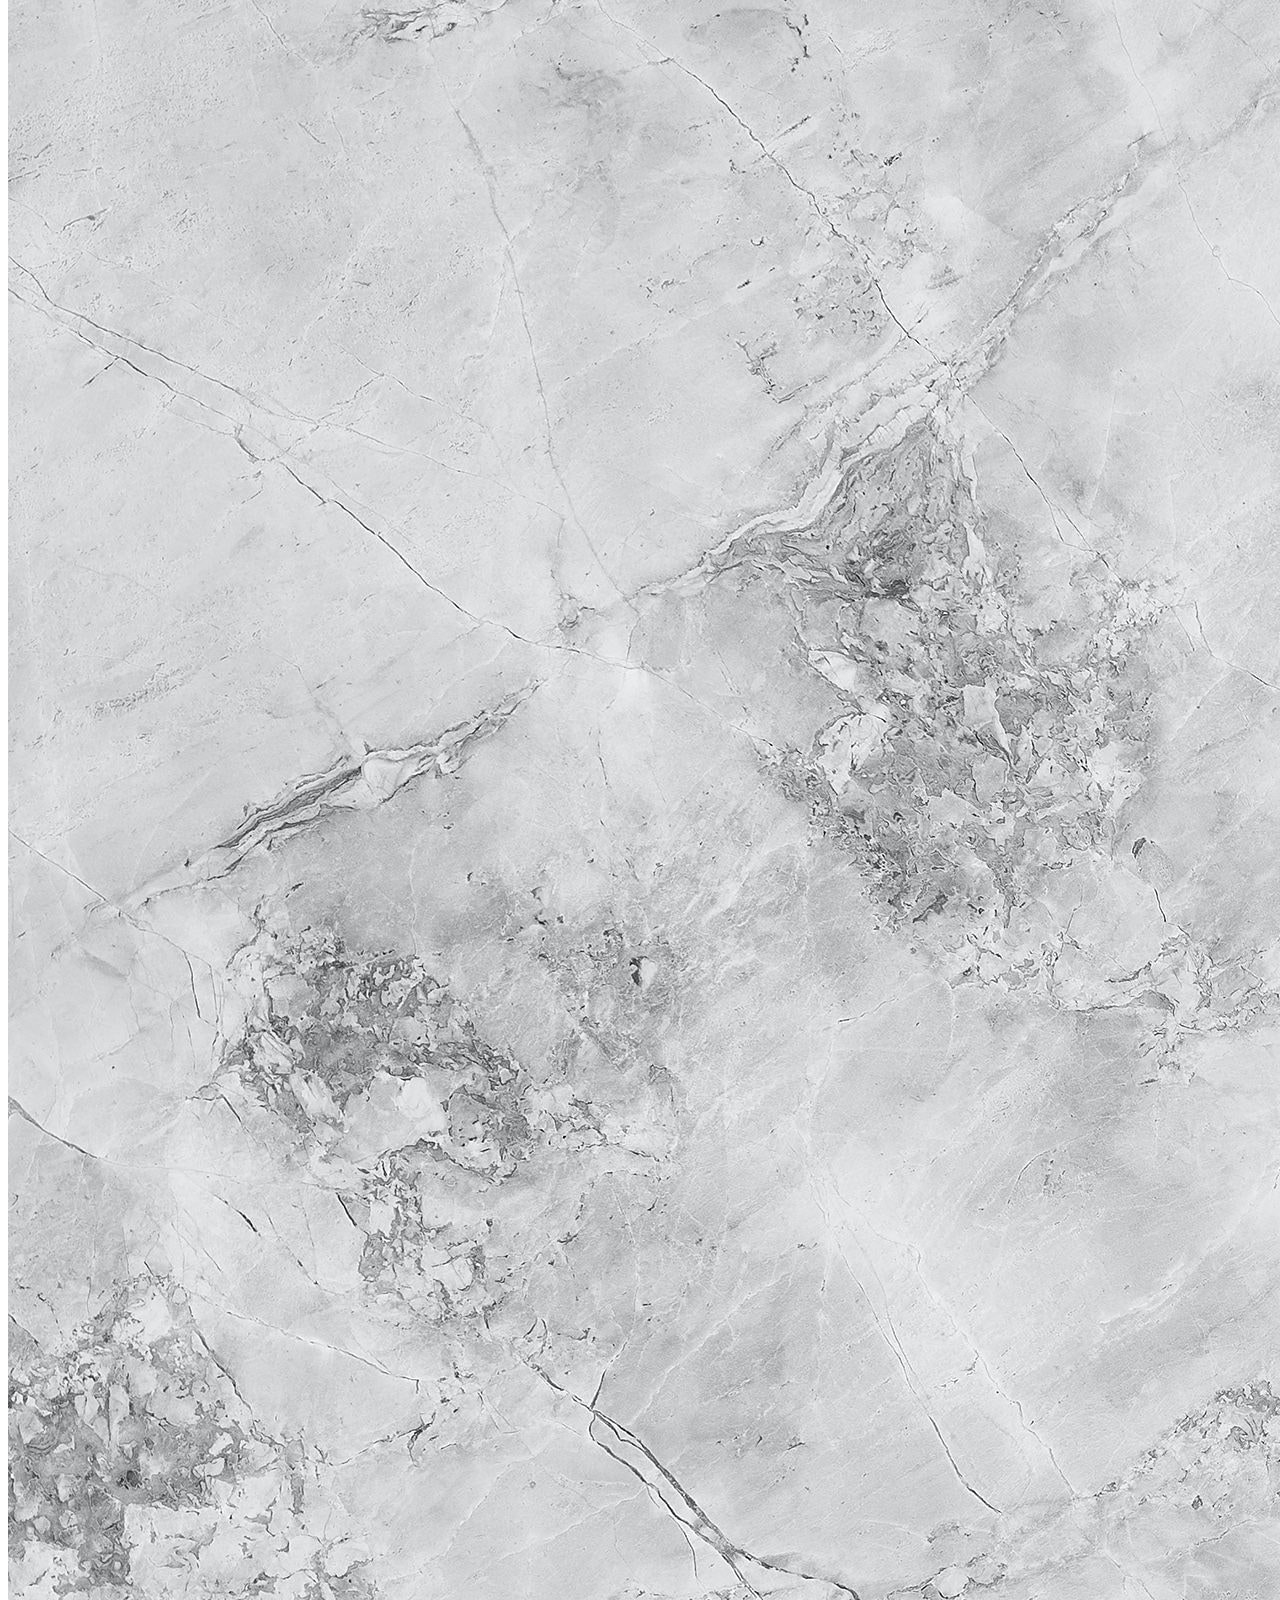
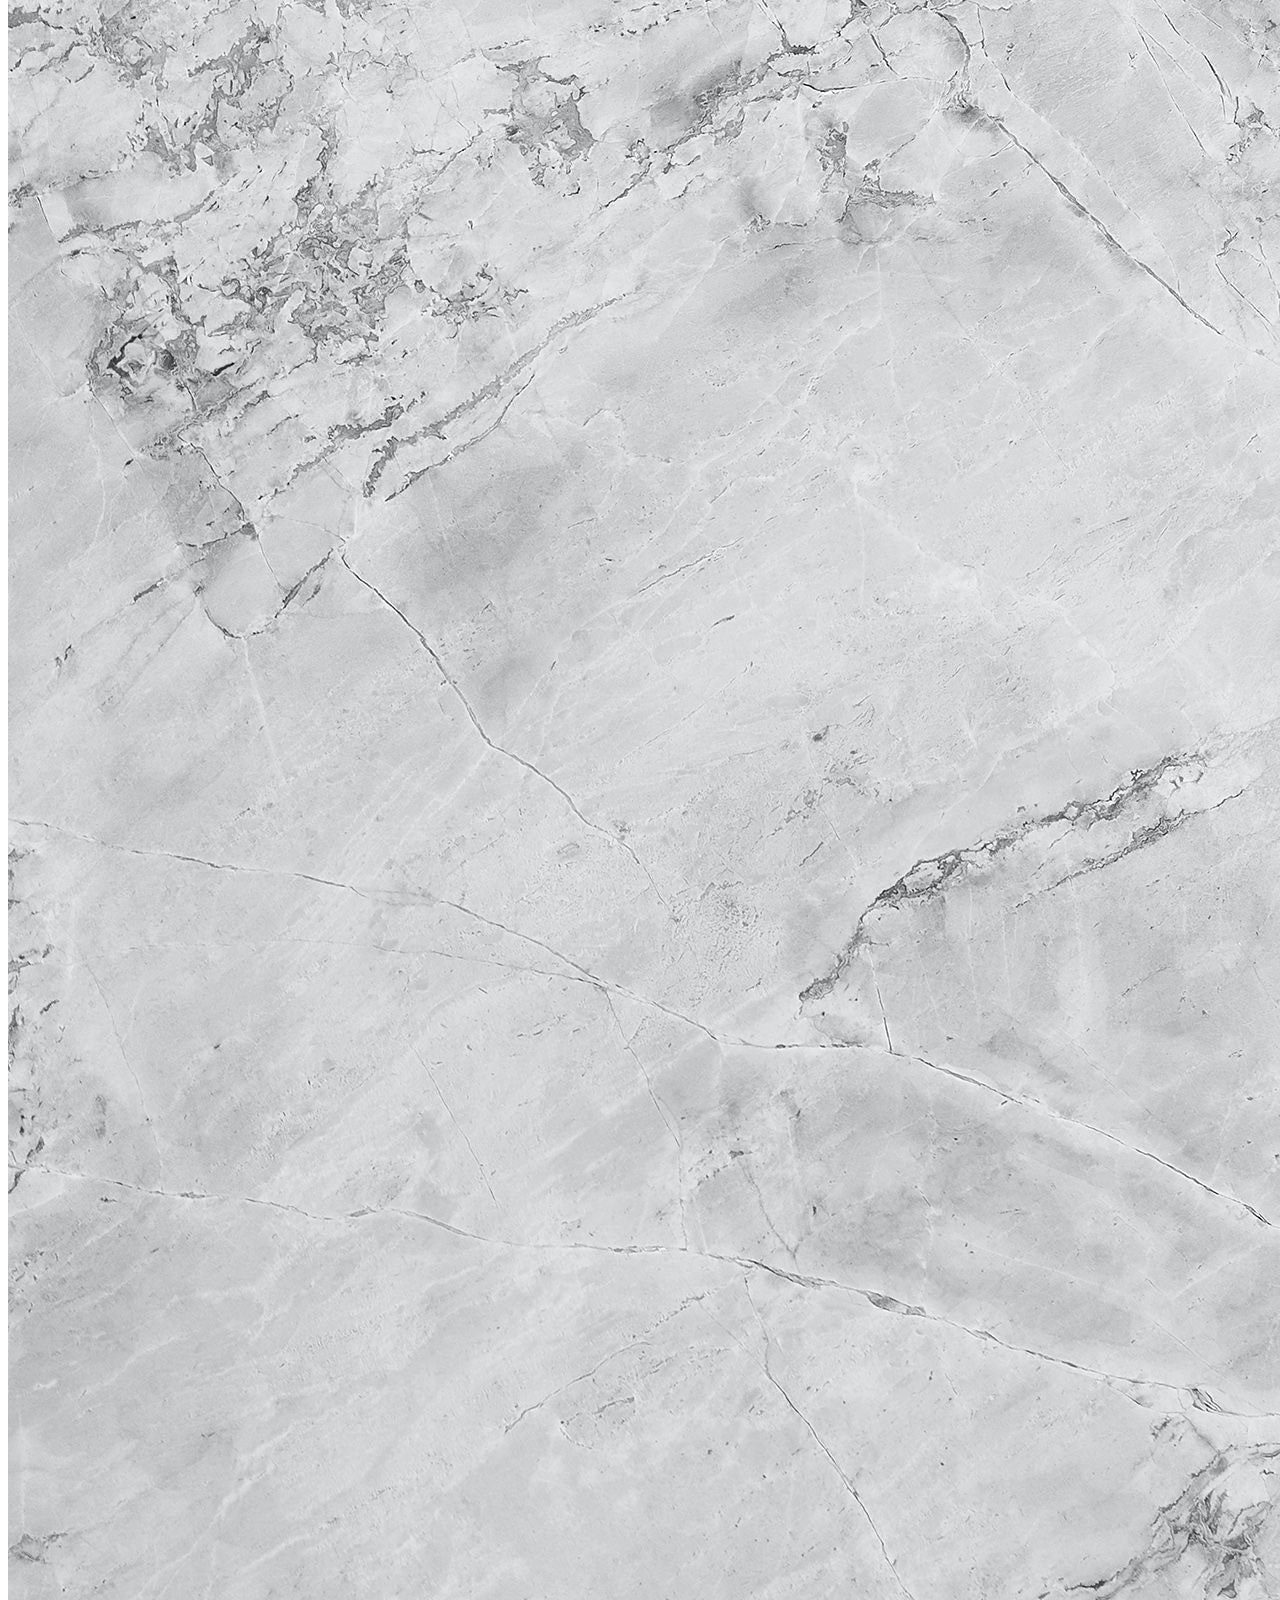
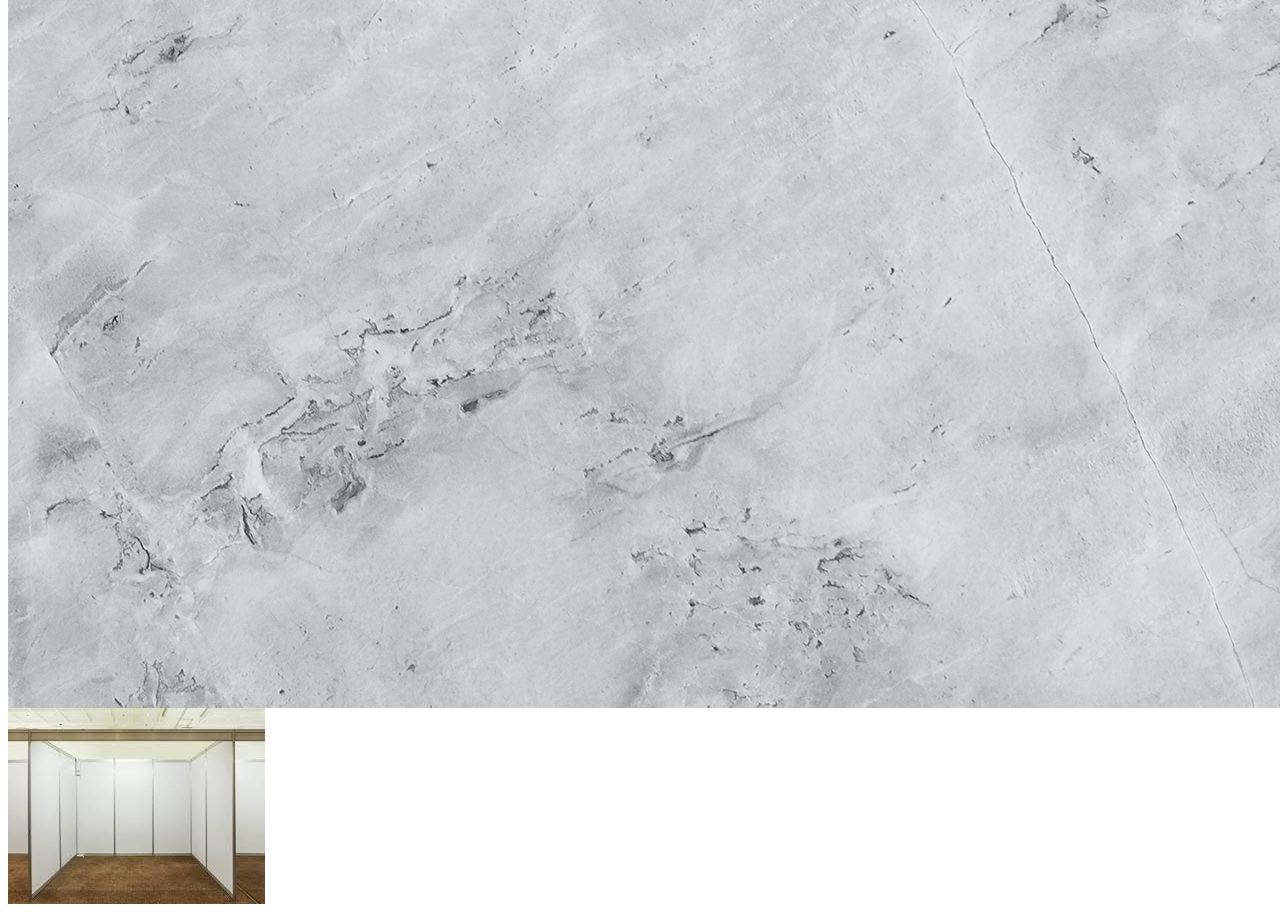
<file: aframe/regen.html>
<html>
  <head>
    <script src="https://aframe.io/releases/1.3.0/aframe.min.js"></script>
  </head>
  <body>
    <a-scene>
    <a-assets>
        <img id="groundTexture" src="../img/floor.jpg">
        
        <img id="skyTexture" src="../img/wall.jpg">
        
    </a-assets>
      <a-sky id="background" src="#skyTexture" theta-length="100" radius=40 repeat="5 2"></a-sky>
      
      <a-cylinder id="ground" src="#groundTexture" radius="40" height="4" position=" 0 -4 0" repeat="5 5"></a-cylinder>
      
      <!--room-->
      <a-box  material="shader: flat; color:#ADD8E6 " depth="30" height="2" width="9"  position="-1 2 -13" rotation="0 90 90" ></a-box>
      <a-box  material="shader: flat; color:#ADD8E6 " depth="30" height="2" width="9"  position="-15 2 1" rotation="0 0 90" ></a-box>
      <a-box  material="shader: flat; color:#ADD8E6 " depth="30" height="2" width="9"  position="13 2 1" rotation="0 0 90" ></a-box>
      <a-box  material="shader: flat; color:#ADD8E6 " depth="30" height="2" width="9"  position="-1 2 15" rotation="0 90 90" ></a-box>
      <a-box  material="shader: flat; color:#a9a9a9 " depth="28" height="0.25" width="26"  position="-1 -2 0" rotation="0 0 0" ></a-box>
      
      <!--nanobots-->
      <a-cylinder height="1.5" radius="0.5" position="-8 1.25 -8"
      animation="property: position; to:-8 1.5 -8; dur: 3000; easing: linear; loop: true"></a-cylinder>
      
      <a-sphere radius="0.5" theta-length="90" position="-8 2 -8" side="double"
      animation="property: position; to:-8 2.25 -8; dur: 3000; easing: linear; loop: true"></a-sphere>
      
      <a-sphere radius="0.5" theta-length="90" position="-8 0.5 -8" side="double" rotation="180 0 0"
      animation="property: position; to:-8 0.75 -8; dur: 3000; easing: linear; loop: true"></a-sphere>
      <!--upper-leg-->
      <a-cylinder height="1" radius="0.25" position="-8.75 0 -8" rotation="0 180 50"
      animation="property: position; to:-8.75 0.25 -8; dur: 3000; easing: linear; loop: true"
      animation__2="property: rotation; to: 0 180 60; dur: 3000; loop: true"></a-cylinder>
      
      <a-cylinder height="1" radius="0.25" position="-8 0 -8.75" rotation="0 90 50"
      animation="property: position; to:-8 0.25 -8.75; dur: 3000; easing: linear; loop: true"
      animation__2="property: rotation; to: 0 90 60; dur: 3000; loop: true"></a-cylinder>
      
      <a-cylinder height="1" radius="0.25" position="-7.25 0 -8" rotation="0 0 50"
      animation="property: position; to:-7.25 0.25 -8; dur: 3000; easing: linear; loop: true"
      animation__2="property: rotation; to: 0 0 60; dur: 3000; loop: true"></a-cylinder>
      
      <a-cylinder height="1" radius="0.25" position="-8 0 -7.25" rotation="0 270 50"
      animation="property: position; to:-8 0.25 -7.25; dur: 3000; easing: linear; loop: true"
      animation__2="property: rotation; to: 0 270 60; dur: 3000; loop: true"></a-cylinder>
      <!--lower leg-->
      <a-cylinder height="1" radius="0.25" position="-9.25 -1 -8" rotation="0 0 0"
      animation="property: position; to:-9 -0.5 -8; dur: 3000; easing: linear; loop: true"
      animation__2="property: rotation; to: 0 0 30; dur: 3000; loop: true"></a-cylinder>
      
      <a-cylinder height="1" radius="0.25" position="-8 -1 -6.75" rotation="0 90 0"
      animation="property: position; to:-8 -0.5 -7; dur: 3000; easing: linear; loop: true"
      animation__2="property: rotation; to: 0 90 30; dur: 3000; loop: true"></a-cylinder>
      
      <a-cylinder height="1" radius="0.25" position="-6.75 -1 -8" rotation="0 180 0"
      animation="property: position; to:-7 -0.5 -8; dur: 3000; easing: linear; loop: true"
      animation__2="property: rotation; to: 0 180 30; dur: 3000; loop: true"></a-cylinder>
      
      <a-cylinder height="1" radius="0.25" position="-8 -1 -9.25" rotation="0 270 0"
      animation="property: position; to:-8 -0.5 -9; dur: 3000; easing: linear; loop: true"
      animation__2="property: rotation; to: 0 270 30; dur: 3000; loop: true"></a-cylinder>
      
      <!--joint-->
      <a-sphere radius="0.25" position="-9.25 -0.4 -8"
      animation="property: position; to:-9.25 −0.15 -8; dur: 3000; easing: linear; loop: true"></a-sphere>
      
      <a-sphere radius="0.25" position="-8 -0.4 -6.75"
      animation="property: position; to:-8 −0.15 -6.75; dur: 3000; easing: linear; loop: true"></a-sphere>
      
      <a-sphere radius="0.25" position="-6.75 -0.4 -8"
      animation="property: position; to:-6.75 −0.15 -8; dur: 3000; easing: linear; loop: true"></a-sphere>
      
      <a-sphere radius="0.25" position="-8 -0.4 -9.25"
      animation="property: position; to:-8 −0.15 -9.25; dur: 3000; easing: linear; loop: true"></a-sphere>
      
      
    <!--platform-->
      <a-box material="shader: flat; color:#ADD8E6 " depth="5" height="1" width="5"  position="-8 -2 -8" rotation="0 0 0"></a-box>
      
    <!--text-->
    <a-box material="shader: flat; color:#a9a9a9" depth="2" height="5" width="5"  position="0 0 -8"></a-box>
    <a-plane color="black" height="1.75" width="1.75" text="value:Nano bot are quite useful as it could help keep the bady safe from harmful bacteria as well as bring druges to certain cells.
    Another use could be the fact that is could bring back cell which in turn cause regeneration.;" scale="3 3 3 " position="0 0 -6.75" side="double"></a-plane>

    </a-scene>
  </body>
</html>
</file>
